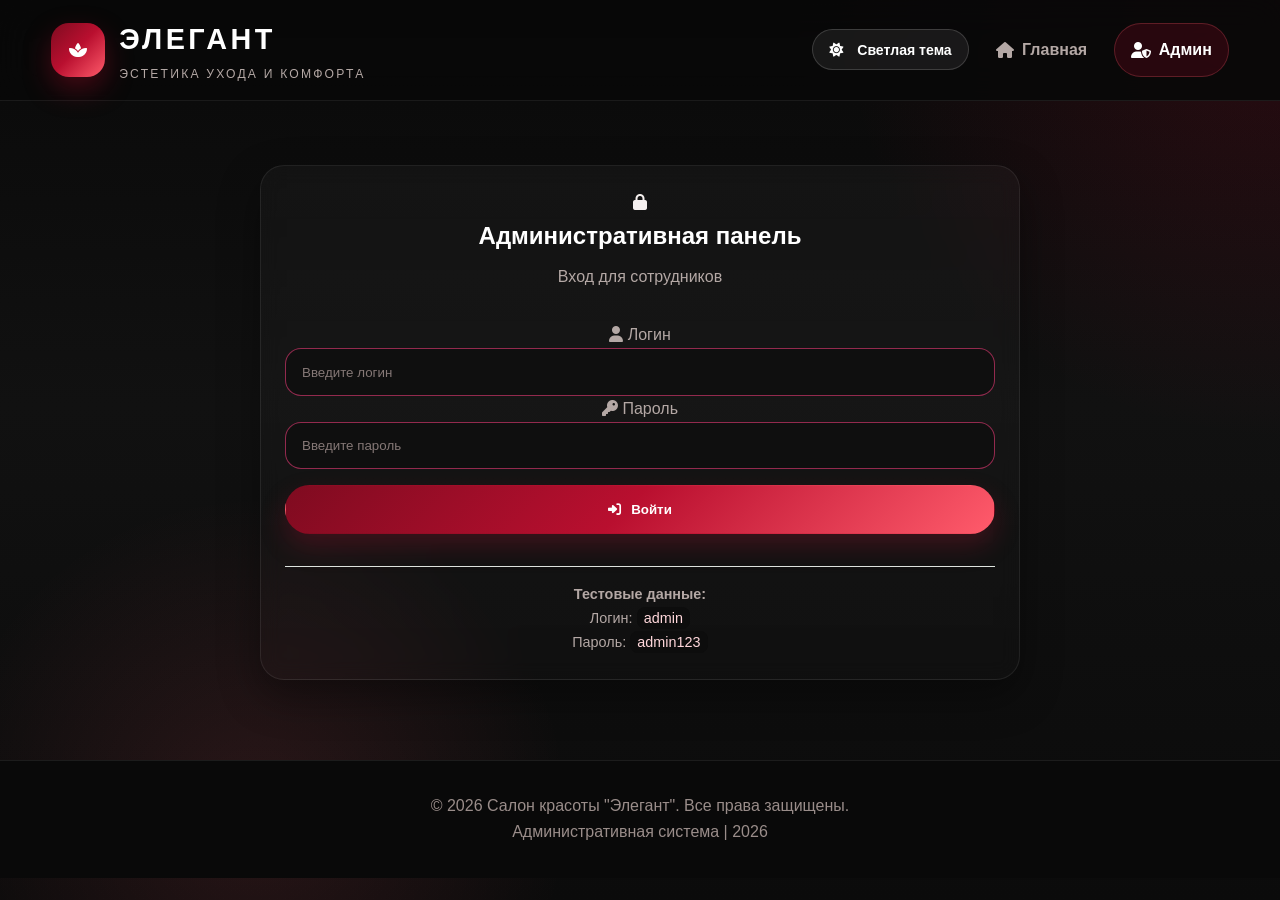
<file: admin-login.html>
<!DOCTYPE html>
<html lang="ru">
<head>
    <meta charset="UTF-8">
    <meta name="viewport" content="width=device-width, initial-scale=1.0">
    <title>Вход для администратора | Салон красоты "Элегант"</title>
    <link rel="stylesheet" href="css/style.css">
    <link rel="stylesheet" href="https://cdnjs.cloudflare.com/ajax/libs/font-awesome/6.4.0/css/all.min.css">
    <link rel="stylesheet" href="css/theme.css">
</head>
<body>
    <header>
        <div class="logo">
            <div class="logo-icon">
                <i class="fas fa-spa"></i>
            </div>
            <div class="logo-text">
                <h1>ЭЛЕГАНТ</h1>
                <p>Эстетика ухода и комфорта</p>
            </div>
        </div>
        
        <nav>
            <ul>
                <li><a href="index.html"><i class="fas fa-home"></i> Главная</a></li>
                <li><a href="admin-login.html" class="active"><i class="fas fa-user-shield"></i> Админ</a></li>
            </ul>
        </nav>
    </header>
    
    <main>
        <div class="login-wrapper">
            <div class="login-box">
                <div class="login-icon">
                    <i class="fas fa-lock"></i>
                </div>
                
                <h2 style="color: #fff; margin-bottom: 0.5rem;">Административная панель</h2>
                <p style="color: var(--text-muted); margin-bottom: 2rem;">Вход для сотрудников</p>
                
                <div id="loginMessage" class="login-message"></div>
                
                <form id="adminLoginForm">
                    <div class="form-group">
                        <label><i class="fas fa-user"></i> Логин</label>
                        <input type="text" id="username" class="form-control" required
                               placeholder="Введите логин">
                    </div>
                    
                    <div class="form-group">
                        <label><i class="fas fa-key"></i> Пароль</label>
                        <input type="password" id="password" class="form-control" required
                               placeholder="Введите пароль">
                    </div>
                    
                    <button type="submit" class="btn" style="width: 100%; padding: 1rem; margin-top: 1rem;">
                        <i class="fas fa-sign-in-alt"></i> Войти
                    </button>
                </form>
                
                <div style="margin-top: 2rem; padding-top: 1rem; border-top: 1px solid #dfe5e0;">
                    <p style="color: var(--text-muted); font-size: 0.9rem;">
                        <strong>Тестовые данные:</strong><br>
                        Логин: <code>admin</code><br>
                        Пароль: <code>admin123</code>
                    </p>
                </div>
            </div>
        </div>
    </main>
    
    <footer>
        <p>&copy; 2026 Салон красоты "Элегант". Все права защищены.</p>
        <p>Административная система | 2026</p>
    </footer>
    
    <script src="js/utils.js"></script>
    <script src="js/api.js"></script>
    <script src="js/admin.js"></script>
    <script>
        // Обработчик формы входа
        document.getElementById('adminLoginForm').addEventListener('submit', async function(e) {
            e.preventDefault();
            
            const username = document.getElementById('username').value;
            const password = document.getElementById('password').value;
            const messageDiv = document.getElementById('loginMessage');
            
            messageDiv.style.display = 'none';
            
            if (!username || !password) {
                messageDiv.textContent = 'Заполните все поля';
                messageDiv.className = 'login-message error';
                messageDiv.style.display = 'block';
                return;
            }
            
            try {
                const response = await salonAPI.adminLogin(username, password);
                
                if (response.success) {
                    messageDiv.textContent = 'Успешный вход! Перенаправление...';
                    messageDiv.className = 'login-message success';
                    messageDiv.style.display = 'block';
                    
                    setTimeout(() => {
                        window.location.href = 'admin-panel.html';
                    }, 1000);
                } else {
                    messageDiv.textContent = response.error || 'Ошибка входа';
                    messageDiv.className = 'login-message error';
                    messageDiv.style.display = 'block';
                }
            } catch (error) {
                messageDiv.textContent = 'Ошибка соединения с сервером';
                messageDiv.className = 'login-message error';
                messageDiv.style.display = 'block';
            }
        });
    </script>
    <script src="js/validation.js"></script>
    <script src="js/theme.js"></script>
</body>
</html>
</file>
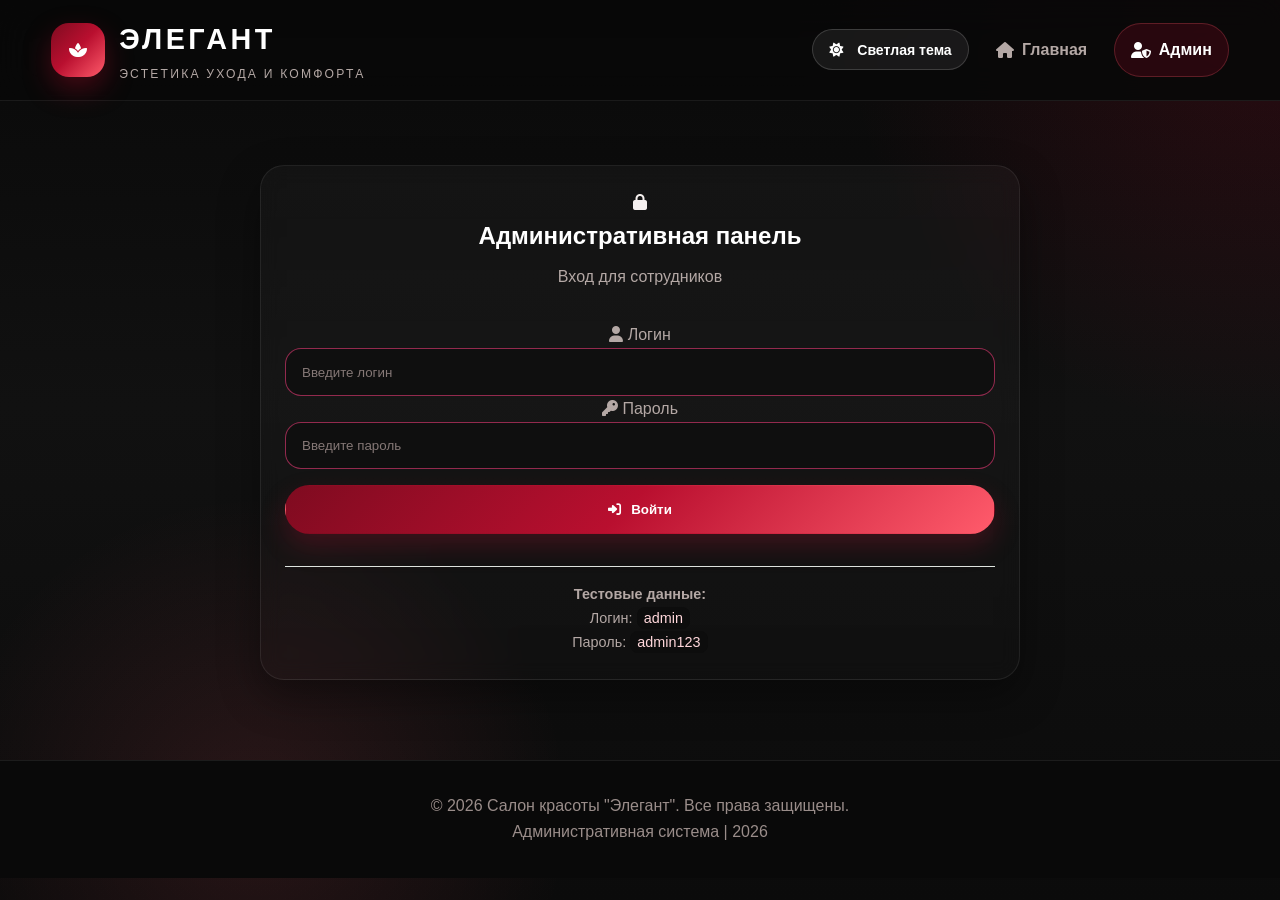
<file: admin-panel.html>
<!DOCTYPE html>
<html lang="ru">
<head>
    <meta charset="UTF-8">
    <meta name="viewport" content="width=device-width, initial-scale=1.0">
    <title>Панель администратора | Салон красоты "Элегант"</title>
    <link rel="stylesheet" href="css/style.css">
    <link rel="stylesheet" href="https://cdnjs.cloudflare.com/ajax/libs/font-awesome/6.4.0/css/all.min.css">
    <style>
       
        .admin-layout {
            display: flex;
            min-height: 80vh;
        }
        
        .admin-sidebar {
            width: 250px;
            background: var(--dark);
            color: white;
            padding: 2rem 1rem;
            flex-shrink: 0;
        }
        
        .admin-content {
            flex: 1;
            padding: 2rem;
            background: #f9f9f9;
            min-height: 600px;
        }
        
        .admin-user {
            display: flex;
            align-items: center;
            gap: 1rem;
            margin-bottom: 2rem;
            padding-bottom: 1rem;
            border-bottom: 1px solid rgba(255, 255, 255, 0.1);
        }
        
        .admin-user-icon {
            width: 50px;
            height: 50px;
            background: var(--gradient);
            border-radius: 50%;
            display: flex;
            align-items: center;
            justify-content: center;
        }
        
        .admin-menu {
            list-style: none;
        }
        
        .admin-menu li {
            margin-bottom: 0.5rem;
        }
        
        .admin-menu a {
            display: block;
            padding: 0.8rem 1rem;
            color: rgba(255, 255, 255, 0.8);
            text-decoration: none;
            border-radius: 8px;
            transition: all 0.3s;
        }
        
        .admin-menu a:hover,
        .admin-menu a.active {
            background: rgba(255, 255, 255, 0.1);
            color: white;
        }
        
        .stats-grid {
            display: grid;
            grid-template-columns: repeat(auto-fit, minmax(200px, 1fr));
            gap: 1.5rem;
            margin: 2rem 0;
        }
        
        .stat-card {
            background: white;
            padding: 1.5rem;
            border-radius: var(--radius);
            box-shadow: var(--shadow);
            text-align: center;
            transition: transform 0.3s;
        }
        
        .stat-card:hover {
            transform: translateY(-5px);
        }
        
        .stat-value {
            font-size: 2.5rem;
            font-weight: bold;
            color: var(--primary);
            margin: 0.5rem 0;
        }
        
        table {
            width: 100%;
            background: white;
            border-radius: var(--radius);
            overflow: hidden;
            box-shadow: var(--shadow);
            border-collapse: collapse;
        }
        
        th, td {
            padding: 1rem;
            text-align: left;
            border-bottom: 1px solid #dfe5e0;
        }
        
        th {
            background: var(--light);
            font-weight: 600;
        }
        
        .status {
            padding: 0.3rem 0.8rem;
            border-radius: 20px;
            font-size: 0.85rem;
            font-weight: 500;
            display: inline-block;
        }
        
        .status-new {
            background: #fff3e0;
            color: #ef6c00;
        }
        
        .status-confirmed {
            background: #e8f5e9;
            color: #2e7d32;
        }
        
        .status-cancelled {
            background: #ffebee;
            color: #c62828;
        }
        
        .admin-section {
            display: none;
        }
        
        .admin-section.active {
            display: block;
            animation: fadeIn 0.5s ease-out;
        }
        
        .table-actions {
            display: flex;
            gap: 5px;
        }
        
        .table-btn {
            padding: 6px 12px;
            border: none;
            border-radius: 4px;
            cursor: pointer;
            font-size: 0.85rem;
            transition: all 0.3s;
            display: inline-flex;
            align-items: center;
            justify-content: center;
            min-width: 32px;
            min-height: 32px;
        }
        
        .table-btn:hover {
            transform: translateY(-2px);
            box-shadow: 0 4px 8px rgba(0,0,0,0.1);
        }
        
        .btn-confirm {
            background: #7a9b8d;
            color: white;
        }
        
        .btn-cancel {
            background: #9a6a6a;
            color: white;
        }
        
        .btn-view {
            background: #7a97a8;
            color: white;
        }
        
        .btn-notify {
            background: #FF9800;
            color: white;
        }
        
        .modal {
            display: none;
            position: fixed;
            top: 0;
            left: 0;
            width: 100%;
            height: 100%;
            background: rgba(0,0,0,0.5);
            z-index: 1000;
            align-items: center;
            justify-content: center;
            padding: 1rem;
        }
        
        .modal.active {
            display: flex;
            animation: fadeIn 0.3s ease-out;
        }
        
        .modal-content {
            background: white;
            border-radius: 12px;
            width: 90%;
            max-width: 500px;
            max-height: 90vh;
            overflow-y: auto;
            box-shadow: 0 10px 30px rgba(0,0,0,0.3);
        }
        
        .modal-header {
            display: flex;
            justify-content: space-between;
            align-items: center;
            padding: 1.5rem;
            border-bottom: 1px solid #dfe5e0;
        }
        
        .close-modal {
            background: none;
            border: none;
            font-size: 1.5rem;
            cursor: pointer;
            color: #667171;
            transition: color 0.3s;
        }
        
        .close-modal:hover {
            color: #000;
        }
        
        .modal-body {
            padding: 1.5rem;
        }
        
        .form-row {
            display: flex;
            gap: 1rem;
            margin-bottom: 1rem;
        }
        
        .form-row .form-group {
            flex: 1;
        }
        
        @keyframes fadeIn {
            from { opacity: 0; transform: translateY(10px); }
            to { opacity: 1; transform: translateY(0); }
        }
        
        @keyframes slideInRight {
            from { transform: translateX(100%); opacity: 0; }
            to { transform: translateX(0); opacity: 1; }
        }
        
        @keyframes slideOut {
            from { transform: translateX(0); opacity: 1; }
            to { transform: translateX(100%); opacity: 0; }
        }
        
        .notification {
            position: fixed;
            top: 20px;
            right: 20px;
            background: #7a9b8d;
            color: white;
            padding: 1rem 1.5rem;
            border-radius: 8px;
            box-shadow: 0 5px 15px rgba(0,0,0,0.2);
            z-index: 10000;
            animation: slideInRight 0.3s ease-out;
        }
        
        .notification.error {
            background: #9a6a6a;
        }
        
        .notification.info {
            background: #7a97a8;
        }
    
        /* FIX V5: читаемость таблиц отчётов и сообщений */
        #messagesTable table, #reportsTable table {
            background: #fff !important;
            color: #141414 !important;
        }
        #messagesTable th, #reportsTable th {
            background: #1a1113 !important;
            color: #fff !important;
        }
        #messagesTable td, #reportsTable td {
            color: #21191b !important;
            background: #fff !important;
        }
        #messagesTable tr:nth-child(even) td, #reportsTable tr:nth-child(even) td {
            background: #faf7f7 !important;
        }

    </style>
    <link rel="stylesheet" href="css/theme.css?v=20260621-compact-photo-1">
</head>
<body>
    <header>
        <div class="logo">
            <div class="logo-icon">
                <i class="fas fa-spa"></i>
            </div>
            <div class="logo-text">
                <h1>ЭЛЕГАНТ</h1>
                <p>Административная панель</p>
            </div>
        </div>
        
        <nav>
            <ul>
                <li><a href="index.html"><i class="fas fa-home"></i> На сайт</a></li>
                <li><a href="#" id="logoutLink" class="btn" style="background: #9a6a6a;">
                    <i class="fas fa-sign-out-alt"></i> Выйти
                </a></li>
            </ul>
        </nav>
    </header>

    <main class="admin-layout">
        <!-- Боковая панель -->
        <aside class="admin-sidebar">
            <div class="admin-user">
                <div class="admin-user-icon">
                    <i class="fas fa-user-shield"></i>
                </div>
                <div>
                    <h3 style="margin: 0;" id="adminName">Администратор</h3>
                    <p style="font-size: 0.9rem; opacity: 0.8; margin: 0;">Салон "Элегант"</p>
                </div>
            </div>
            
            <ul class="admin-menu">
                <li><a href="#" class="active nav-link" data-section="dashboard">
                    <i class="fas fa-tachometer-alt"></i> Дашборд
                </a></li>
                <li><a href="#" class="nav-link" data-section="bookings">
                    <i class="fas fa-calendar"></i> Записи
                </a></li>
                <li><a href="#" class="nav-link" data-section="services">
                    <i class="fas fa-scissors"></i> Услуги
                </a></li>
                <li><a href="#" class="nav-link" data-section="schedule">
                    <i class="fas fa-clock"></i> Расписание
                </a></li>
                <li><a href="#" class="nav-link" data-section="masters">
                    <i class="fas fa-users"></i> Мастера
                </a></li>
                
                <li><a href="#" class="nav-link" data-section="messages">
                    <i class="fas fa-envelope"></i> Сообщения
                </a></li>
                <li><a href="#" class="nav-link" data-section="reports">
                    <i class="fas fa-chart-line"></i> Финансовые отчёты
                </a></li>
                <li><a href="#" class="nav-link" data-section="settings">
                    <i class="fas fa-cog"></i> Настройки
                </a></li>
            </ul>
        </aside>
        
        <!-- Основной контент -->
        <div class="admin-content">
            <!-- Дашборд -->
            <div id="dashboard" class="admin-section active">
                <h2 style="color: #1a1a1a; margin-bottom: 2rem;">
                    <i class="fas fa-tachometer-alt"></i> Обзор системы
                </h2>
                
                <div class="stats-grid">
                    <div class="stat-card">
                        <i class="fas fa-calendar-plus" style="font-size: 2rem; color: var(--primary);"></i>
                        <div class="stat-value" id="statNewBookings">0</div>
                        <p>Новые заявки</p>
                    </div>
                    
                    <div class="stat-card">
                        <i class="fas fa-scissors" style="font-size: 2rem; color: var(--primary);"></i>
                        <div class="stat-value" id="statTotalServices">0</div>
                        <p>Услуг</p>
                    </div>
                    
                    <div class="stat-card">
                        <i class="fas fa-users" style="font-size: 2rem; color: var(--primary);"></i>
                        <div class="stat-value" id="statActiveMasters">0</div>
                        <p>Активных мастеров</p>
                    </div>
                    
                    <div class="stat-card">
                        <i class="fas fa-calendar-day" style="font-size: 2rem; color: var(--primary);"></i>
                        <div class="stat-value" id="statTodayBookings">0</div>
                        <p>Записей сегодня</p>
                    </div>
                </div>
                
                <!-- Кнопки обновления -->
                <div style="text-align: center; margin-top: 2rem;">
                    <button id="refreshAllBtn" class="btn">
                        <i class="fas fa-sync-alt"></i> Обновить все данные
                    </button>
                </div>
            </div>
            
            <!-- Записи -->
            <div id="bookings" class="admin-section">
                <div style="display: flex; justify-content: space-between; align-items: center; margin-bottom: 2rem;">
                    <h2 style="color: #1a1a1a; margin: 0;">
                        <i class="fas fa-calendar"></i> Управление записями
                    </h2>
                    <div style="display: flex; gap: 1rem;">
                        <button id="exportBookingsBtn" class="btn">
                            <i class="fas fa-download"></i> Экспорт
                        </button>
                        <button id="refreshBookingsBtn" class="btn">
                            <i class="fas fa-sync-alt"></i> Обновить
                        </button>
                    </div>
                </div>
                
                <!-- Фильтры -->
                <div style="display: flex; gap: 1rem; margin-bottom: 1.5rem; flex-wrap: wrap;">
                    <button class="btn booking-filter-btn" data-status="all" style="background: var(--primary);">
                        Все записи
                    </button>
                    <button class="btn booking-filter-btn" data-status="new" style="background: #a77c56;">
                        Новые
                    </button>
                    <button class="btn booking-filter-btn" data-status="confirmed" style="background: #7a9b8d;">
                        Подтвержденные
                    </button>
                    <button class="btn booking-filter-btn" data-status="cancelled" style="background: #9a6a6a;">
                        Отмененные
                    </button>
                </div>
                
                <div id="bookingsTable">
                    <!-- Таблица загружается через JS -->
                </div>
            </div>
            
            <!-- Услуги -->
            <div id="services" class="admin-section">
                <div style="display: flex; justify-content: space-between; align-items: center; margin-bottom: 2rem;">
                    <h2 style="color: #1a1a1a; margin: 0;">
                        <i class="fas fa-scissors"></i> Управление услугами
                    </h2>
                    <div style="display: flex; gap: 1rem;">
                        <button id="addServiceBtn" class="btn">
                            <i class="fas fa-plus"></i> Добавить услугу
                        </button>
                        <button id="refreshServicesBtn" class="btn">
                            <i class="fas fa-sync-alt"></i> Обновить
                        </button>
                    </div>
                </div>
                
                <div id="servicesTable">
                    <!-- Таблица услуг загружается через JS -->
                </div>
            </div>
            
            <div id="schedule" class="admin-section">
                <div style="display:flex;justify-content:space-between;align-items:center;margin-bottom:1.5rem;gap:1rem;flex-wrap:wrap;">
                    <h2 style="color:#1a1a1a;margin:0;"><i class="fas fa-clock"></i> Расписание всех мастеров</h2>
                    <button id="refreshScheduleBtn" class="btn"><i class="fas fa-sync-alt"></i> Обновить</button>
                </div>
                <div class="schedule-toolbar">
                    <div class="form-group" style="margin:0;"><label>Дата</label><input type="date" id="scheduleDate" class="form-control"></div>
                    <div><span class="schedule-slot free">Свободные окна</span></div>
                </div>
                <div id="masterSchedule"></div>
            </div>

            <!-- Мастера -->
            <div id="masters" class="admin-section">
                <div style="display: flex; justify-content: space-between; align-items: center; margin-bottom: 2rem;">
                    <h2 style="color: #1a1a1a; margin: 0;">
                        <i class="fas fa-users"></i> Управление мастерами
                    </h2>
                    <div style="display: flex; gap: 1rem;">
                        <button id="addMasterBtn" class="btn">
                            <i class="fas fa-user-plus"></i> Добавить мастера
                        </button>
                        <button id="refreshMastersBtn" class="btn">
                            <i class="fas fa-sync-alt"></i> Обновить
                        </button>
                    </div>
                </div>
                
                <div id="mastersTable">
                    <!-- Таблица мастеров загружается через JS -->
                </div>
            </div>
            

            <!-- Сообщения -->
            <div id="messages" class="admin-section">
                <div style="display: flex; justify-content: space-between; align-items: center; margin-bottom: 2rem;">
                    <h2 style="color: #1a1a1a; margin: 0;"><i class="fas fa-envelope"></i> Диалоги с клиентами</h2>
                    <button id="refreshMessagesBtn" class="btn"><i class="fas fa-sync-alt"></i> Обновить</button>
                </div>
                <div id="messagesTable"></div>
            </div>

            <!-- Финансовые отчёты -->
            <div id="reports" class="admin-section">
                <div style="display: flex; justify-content: space-between; align-items: center; margin-bottom: 2rem;">
                    <h2 style="color: #1a1a1a; margin: 0;"><i class="fas fa-chart-line"></i> Финансовые отчёты</h2>
                    <button id="refreshReportsBtn" class="btn"><i class="fas fa-sync-alt"></i> Обновить</button>
                </div>
                <div class="stats-grid" id="reportCards"></div>
                <div id="reportsTable" style="margin-top:1.5rem;"></div>
            </div>

            <!-- Настройки -->

            <div id="settings" class="admin-section">
                <div style="display: flex; justify-content: space-between; align-items: center; margin-bottom: 2rem;">
                    <h2 style="color: #1a1a1a; margin: 0;">
                        <i class="fas fa-cog"></i> Настройки салона
                    </h2>
                    <button id="refreshSettingsBtn" class="btn">
                        <i class="fas fa-sync-alt"></i> Обновить
                    </button>
                </div>
                
                <div class="form-container" style="max-width: 600px;">
                    <form id="adminSettingsForm">
                        <div class="form-group">
                            <label>Название салона</label>
                            <input type="text" id="salonName" class="form-control" required>
                        </div>
                        
                        <div class="form-group">
                            <label>Телефон</label>
                            <input type="tel" id="salonPhone" class="form-control" required>
                        </div>
                        
                        <div class="form-group">
                            <label>Адрес</label>
                            <input type="text" id="salonAddress" class="form-control" required>
                        </div>
                        
                        <div class="form-group">
                            <label>График работы</label>
                            <textarea id="workingHours" class="form-control" rows="3" required></textarea>
                        </div>
                        
                        <div style="display: flex; gap: 1rem; margin-top: 2rem;">
                            <button type="submit" class="btn">
                                <i class="fas fa-save"></i> Сохранить
                            </button>
                        </div>
                    </form>
                </div>
            </div>
        </div>
    </main>

    <!-- Модальные окна -->
    <div id="serviceModal" class="modal">
        <div class="modal-content">
            <div class="modal-header">
                <h3 id="serviceModalTitle"><i class="fas fa-plus"></i> Добавить новую услугу</h3>
                <button class="close-modal">&times;</button>
            </div>
            <div class="modal-body">
                <form id="serviceForm">
                    <input type="hidden" id="serviceId">
                    <div class="form-group">
                        <label>Название услуги *</label>
                        <input type="text" id="serviceName" class="form-control" required>
                    </div>
                    <div class="form-group">
                        <label>Категория *</label>
                        <input type="text" id="serviceCategory" class="form-control" required>
                    </div>
                    <div style="display: grid; grid-template-columns: 1fr 1fr; gap: 1rem;">
                        <div class="form-group">
                            <label>Цена (₽) *</label>
                            <input type="number" id="servicePrice" class="form-control" required min="0" step="100">
                        </div>
                        <div class="form-group">
                            <label>Длительность (мин)</label>
                            <input type="number" id="serviceDuration" class="form-control" value="60" min="15" step="15">
                        </div>
                    </div>
                    <div class="form-group">
                        <label>Описание</label>
                        <textarea id="serviceDescription" class="form-control" rows="3"></textarea>
                    </div>
                    <div style="display: flex; gap: 1rem; margin-top: 1.5rem;">
                        <button type="submit" class="btn" style="flex: 1;">
                            <i class="fas fa-save"></i> Сохранить
                        </button>
                        <button type="button" class="btn close-modal-btn" style="background: #667171; flex: 1;">
                            Отмена
                        </button>
                    </div>
                </form>
            </div>
        </div>
    </div>

    <div id="masterModal" class="modal">
        <div class="modal-content">
            <div class="modal-header">
                <h3 id="masterModalTitle"><i class="fas fa-user-plus"></i> Добавить нового мастера</h3>
                <button class="close-modal">&times;</button>
            </div>
            <div class="modal-body">
                <form id="masterForm">
                    <input type="hidden" id="masterId">
                    <div class="form-group">
                        <label>Имя мастера *</label>
                        <input type="text" id="masterName" class="form-control" required>
                    </div>
                    <div class="form-group">
                        <label>Специализация *</label>
                        <input type="text" id="masterSpecialization" class="form-control" required>
                    </div>
                    <div class="form-row">
                        <div class="form-group">
                            <label>Опыт (лет) *</label>
                            <input type="number" id="masterExperience" class="form-control" required min="0" max="50">
                        </div>
                        <div class="form-group">
                            <label>Фото (имя файла)</label>
                            <input type="text" id="masterPhoto" class="form-control" placeholder="master1.jpg">
                        </div>
                    </div>
                    <div class="form-group">
                        <label>О мастере</label>
                        <textarea id="masterBio" class="form-control" rows="3"></textarea>
                    </div>
                    <div class="form-group" style="margin-top: .75rem;">
                        <label style="display:flex; align-items:center; gap:.6rem;">
                            <input type="checkbox" id="masterIsActive" checked>
                            Мастер активен (показывать на сайте)
                        </label>
                        <small style="color:#667171;">Если выключить — мастер пропадёт на сайте и в калькуляторе, но в админке останется.</small>
                    </div>
                    <div style="display: flex; gap: 1rem; margin-top: 1.5rem;">
                        <button type="submit" class="btn" style="flex: 1;">
                            <i class="fas fa-save"></i> Сохранить
                        </button>
                        <button type="button" class="btn close-modal-btn" style="background: #667171; flex: 1;">
                            Отмена
                        </button>
                    </div>
                </form>
            </div>
        </div>
    </div>

    <footer>
        <p>&copy; 2026 Салон красоты "Элегант". </p>
        <p>Только для авторизованного персонала</p>
    </footer>

    <!-- Подключаем скрипты -->
    <script src="js/utils.js"></script>
    <script src="js/api.js?v=20260621-5"></script>
    <script src="js/admin.js?v=20260621-6"></script>
    <script src="js/admin-schedule.js?v=20260621-7"></script>
    <script>
    // Инициализация после загрузки страницы
    document.addEventListener('DOMContentLoaded', async () => {
        // Проверяем авторизацию
        if (!await salonAPI.checkAdminAuth()) {
            window.location.href = 'admin-login.html';
            return;
        }
        
        // Инициализируем админ-панель
        window.adminPanel = new AdminPanel();
    });
    </script>
    <script src="js/validation.js"></script>
    <script src="js/theme.js"></script>
</body>
</html>
</file>
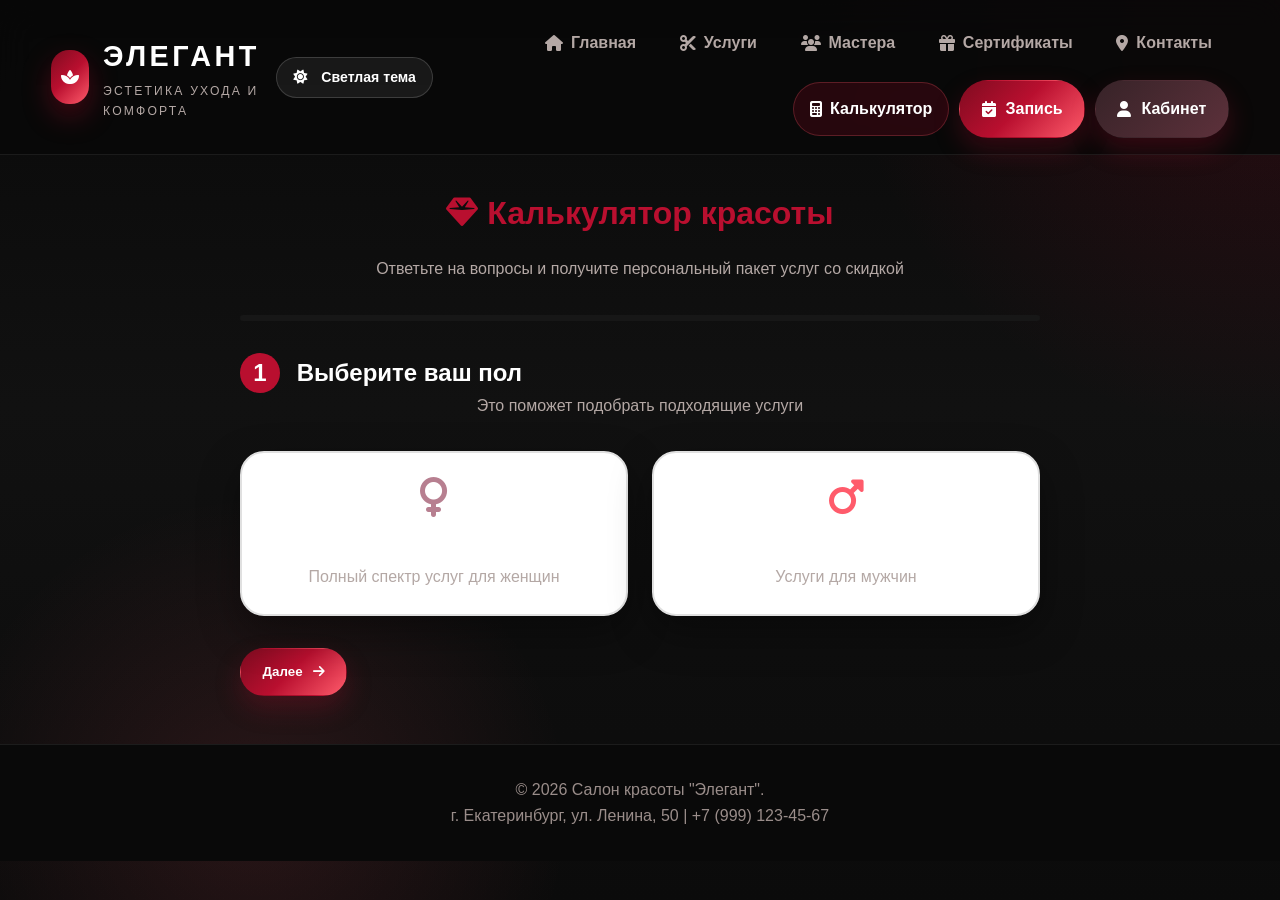
<file: beauty-calculator.html>
<!DOCTYPE html>
<html lang="ru">
<head>
    <meta charset="UTF-8">
    <meta name="viewport" content="width=device-width, initial-scale=1.0">
    <title>Калькулятор красоты | Салон красоты "Элегант"</title>
    <link rel="stylesheet" href="css/style.css">
    <link rel="stylesheet" href="https://cdnjs.cloudflare.com/ajax/libs/font-awesome/6.4.0/css/all.min.css">
    <style>
        .calculator-steps {
            max-width: 800px;
            margin: 0 auto;
        }
        
        .calculator-step {
            display: none;
            animation: fadeIn 0.5s ease-out;
        }
        
        .calculator-step.active {
            display: block;
        }
        
        .step-number {
            display: inline-block;
            width: 40px;
            height: 40px;
            background: var(--primary);
            color: white;
            border-radius: 50%;
            text-align: center;
            line-height: 40px;
            font-weight: bold;
            margin-right: 10px;
        }
        
        .options-grid {
            display: grid;
            grid-template-columns: repeat(auto-fit, minmax(250px, 1fr));
            gap: 1.5rem;
            margin: 2rem 0;
        }
        
        .option-card {
            background: white;
            border: 2px solid #e0e0e0;
            border-radius: var(--radius);
            padding: 1.5rem;
            cursor: pointer;
            transition: all 0.3s;
            text-align: center;
        }
        
        .option-card:hover {
            border-color: var(--primary);
            transform: translateY(-5px);
            box-shadow: 0 10px 20px rgba(111,135,132,.10);
        }
        
        .option-card.selected {
            border-color: var(--primary);
            background: linear-gradient(135deg, rgba(142,174,176,.10), rgba(214,195,198,.14));
            box-shadow: 0 10px 20px rgba(185,15,47,.18);
        }
        
        .option-card i {
            font-size: 2.5rem;
            margin-bottom: 1rem;
        }
        
        .result-card {
            background: linear-gradient(135deg, var(--primary), var(--secondary));
            color: white;
            padding: 3rem;
            border-radius: var(--radius);
            text-align: center;
        }
        
        .package-item {
            display: flex;
            justify-content: space-between;
            padding: 1rem 0;
            border-bottom: 1px solid rgba(255, 255, 255, 0.1);
        }
        
        .total-price {
            font-size: 2.5rem;
            font-weight: bold;
            margin: 1rem 0;
            color: var(--accent);
        }
        
        .progress-bar {
            height: 6px;
            background: #171717; color:#fff;
            border-radius: 3px;
            margin: 2rem 0;
            overflow: hidden;
        }
        
        .progress-fill {
            height: 100%;
            background: linear-gradient(90deg, var(--secondary), var(--primary));
            width: 0%;
            transition: width 0.5s ease;
        }
        
        .savings-badge {
            display: inline-block;
            background: var(--accent);
            color: var(--dark);
            padding: 0.5rem 1rem;
            border-radius: 20px;
            font-weight: bold;
            margin-top: 0.5rem;
        }
        
        @keyframes fadeIn {
            from { opacity: 0; transform: translateY(10px); }
            to { opacity: 1; transform: translateY(0); }
        }
        
        .btn-large {
            padding: 1rem 2rem;
            font-size: 1.1rem;
            margin-top: 1.5rem;
        }
    </style>
    <link rel="stylesheet" href="css/theme.css">
</head>
<body>
    <header>
        <div class="logo">
            <div class="logo-icon">
                <i class="fas fa-spa"></i>
            </div>
            <div class="logo-text">
                <h1 class="js-salon-name">ЭЛЕГАНТ</h1>
                <p>Эстетика ухода и комфорта</p>
            </div>
        </div>
        
        <nav>
            <ul>
                <li><a href="index.html"><i class="fas fa-home"></i> Главная</a></li>
                <li><a href="services.html"><i class="fas fa-scissors"></i> Услуги</a></li>
                <li><a href="masters.html"><i class="fas fa-users"></i> Мастера</a></li>
                <li><a href="certificates.html"><i class="fas fa-gift"></i> Сертификаты</a></li>
                <li><a href="contacts.html"><i class="fas fa-map-marker-alt"></i> Контакты</a></li>
                <li><a href="beauty-calculator.html" class="active"><i class="fas fa-calculator"></i> Калькулятор</a></li>
                <li><a href="book.html" class="btn"><i class="fas fa-calendar-check"></i> Запись</a></li>
                <li><a href="client-login.html" class="btn btn-client"><i class="fas fa-user"></i> Кабинет</a></li>
            </ul>
        </nav>
    </header>

    <main>
        <div class="calculator-steps">
            <h1 style="text-align: center; color: var(--primary); margin-bottom: 1rem;">
                <i class="fas fa-gem"></i> Калькулятор красоты
            </h1>
            <p style="text-align: center; color: var(--gray); margin-bottom: 2rem;">
                Ответьте на вопросы и получите персональный пакет услуг со скидкой
            </p>
            
            <div class="progress-bar">
                <div class="progress-fill" id="progressFill"></div>
            </div>
            
            <!-- Шаг 1: Выбор пола -->
            <div class="calculator-step active" id="step1">
                <h2><span class="step-number">1</span> Выберите ваш пол</h2>
                <p style="text-align: center; color: var(--gray); margin-bottom: 2rem;">
                    Это поможет подобрать подходящие услуги
                </p>
                
                <div class="options-grid">
                    <div class="option-card gender-option" data-value="female">
                        <div class="gender-icon" style="color: #b77f90;">
                            <i class="fas fa-venus"></i>
                        </div>
                        <h3>Женщина</h3>
                        <p>Полный спектр услуг для женщин</p>
                    </div>
                    
                    <div class="option-card gender-option" data-value="male">
                        <div class="gender-icon" style="color: var(--secondary);">
                            <i class="fas fa-mars"></i>
                        </div>
                        <h3>Мужчина</h3>
                        <p>Услуги для мужчин</p>
                    </div>
                </div>
            </div>
            
            <!-- Шаг 2: Цель визита -->
            <div class="calculator-step" id="step2">
                <h2><span class="step-number">2</span> Какая цель визита?</h2>
                
                <div class="options-grid" id="goalOptions">
                   
                </div>
            </div>
            
            <!-- Шаг 3: Бюджет -->
            <div class="calculator-step" id="step3">
                <h2><span class="step-number">3</span> Какой бюджет?</h2>
                
                <div class="options-grid">
                    <div class="option-card" data-value="3000">
                        <h3>Базовый</h3>
                        <p>до 3 000 ₽</p>
                        <p><small>1-2 базовые услуги</small></p>
                    </div>
                    
                    <div class="option-card" data-value="6000">
                        <h3>Стандарт</h3>
                        <p>3 000 - 6 000 ₽</p>
                        <p><small>Несколько процедур</small></p>
                    </div>
                    
                    <div class="option-card" data-value="10000">
                        <h3>Премиум</h3>
                        <p>6 000 - 10 000 ₽</p>
                        <p><small>Полный комплекс</small></p>
                    </div>
                    
                    <div class="option-card" data-value="15000">
                        <h3>Люкс</h3>
                        <p>от 10 000 ₽</p>
                        <p><small>Все включено</small></p>
                    </div>
                </div>
            </div>
            
            <!-- Результат -->
            <div class="calculator-step" id="step4">
                <div class="result-card">
                    <h2><i class="fas fa-gift"></i> Ваш персональный пакет</h2>
                    
                    <div style="background: rgba(255, 255, 255, 0.2); padding: 1rem; border-radius: var(--radius); margin: 1.5rem 0;">
                        <h3 id="packageTitle" style="margin: 0 0 0.5rem 0;">Пакет "Премиум"</h3>
                        <p id="packageDescription" style="margin: 0; opacity: 0.9;">Идеально подобранный набор услуг</p>
                    </div>
                    
                    <div class="package-details" style="background: rgba(255, 255, 255, 0.1); border-radius: 8px; padding: 1.5rem; margin: 1.5rem 0; text-align: left;">
                        <div id="packageList" style="margin-bottom: 1.5rem;">
                        </div>
                        
                        <div style="border-top: 2px dashed rgba(255, 255, 255, 0.3); padding-top: 1rem;">
                            <div class="package-item" style="border-bottom: none;">
                                <span>Итого:</span>
                                <span id="originalTotalPrice" style="text-decoration: line-through; color: rgba(255,255,255,0.7);">0 ₽</span>
                            </div>
                            <div class="package-item" style="border-bottom: none; color: var(--accent);">
                                <span>Скидка <span id="discountPercent">0</span>%:</span>
                                <span>-<span id="discountAmount">0</span> ₽</span>
                            </div>
                        </div>
                    </div>
                    
                    <div class="total-price" id="finalPrice">
                        0 ₽
                    </div>
                    
                    <div id="savingsInfo" style="margin: 1rem 0;">
                    </div>
                    
                    <button id="bookPackageBtn" class="btn btn-large" style="background: var(--accent); color: var(--dark);">
                        <i class="fas fa-calendar-check"></i> Записаться со скидкой
                    </button>
                    
                    <p style="margin-top: 1rem; font-size: 0.9rem; opacity: 0.9;">
                        <i class="fas fa-info-circle"></i> Скидка применяется ко всем услугам в пакете
                    </p>
                </div>
            </div>
            
            <div style="display: flex; justify-content: space-between; margin-top: 2rem;">
                <button id="prevBtn" class="btn" style="background: var(--gray); display: none;">
                    <i class="fas fa-arrow-left"></i> Назад
                </button>
                
                <button id="nextBtn" class="btn">
                    Далее <i class="fas fa-arrow-right"></i>
                </button>
            </div>
        </div>
    </main>

    <footer>
        <p>&copy; 2026 Салон красоты "<span class="js-salon-name">Элегант</span>".</p>
        <p>г. Екатеринбург, ул. Ленина, 50 | +7 (999) 123-45-67</p>
    </footer>

    <script src="js/utils.js"></script>
    <script src="js/api.js"></script>
    <script src="js/calculator.js"></script>
    <script src="js/validation.js"></script>
    <script src="js/theme.js"></script>
    <script src="js/transfer-alert.js?v=20260621-1"></script>
</body>
</html>
</file>
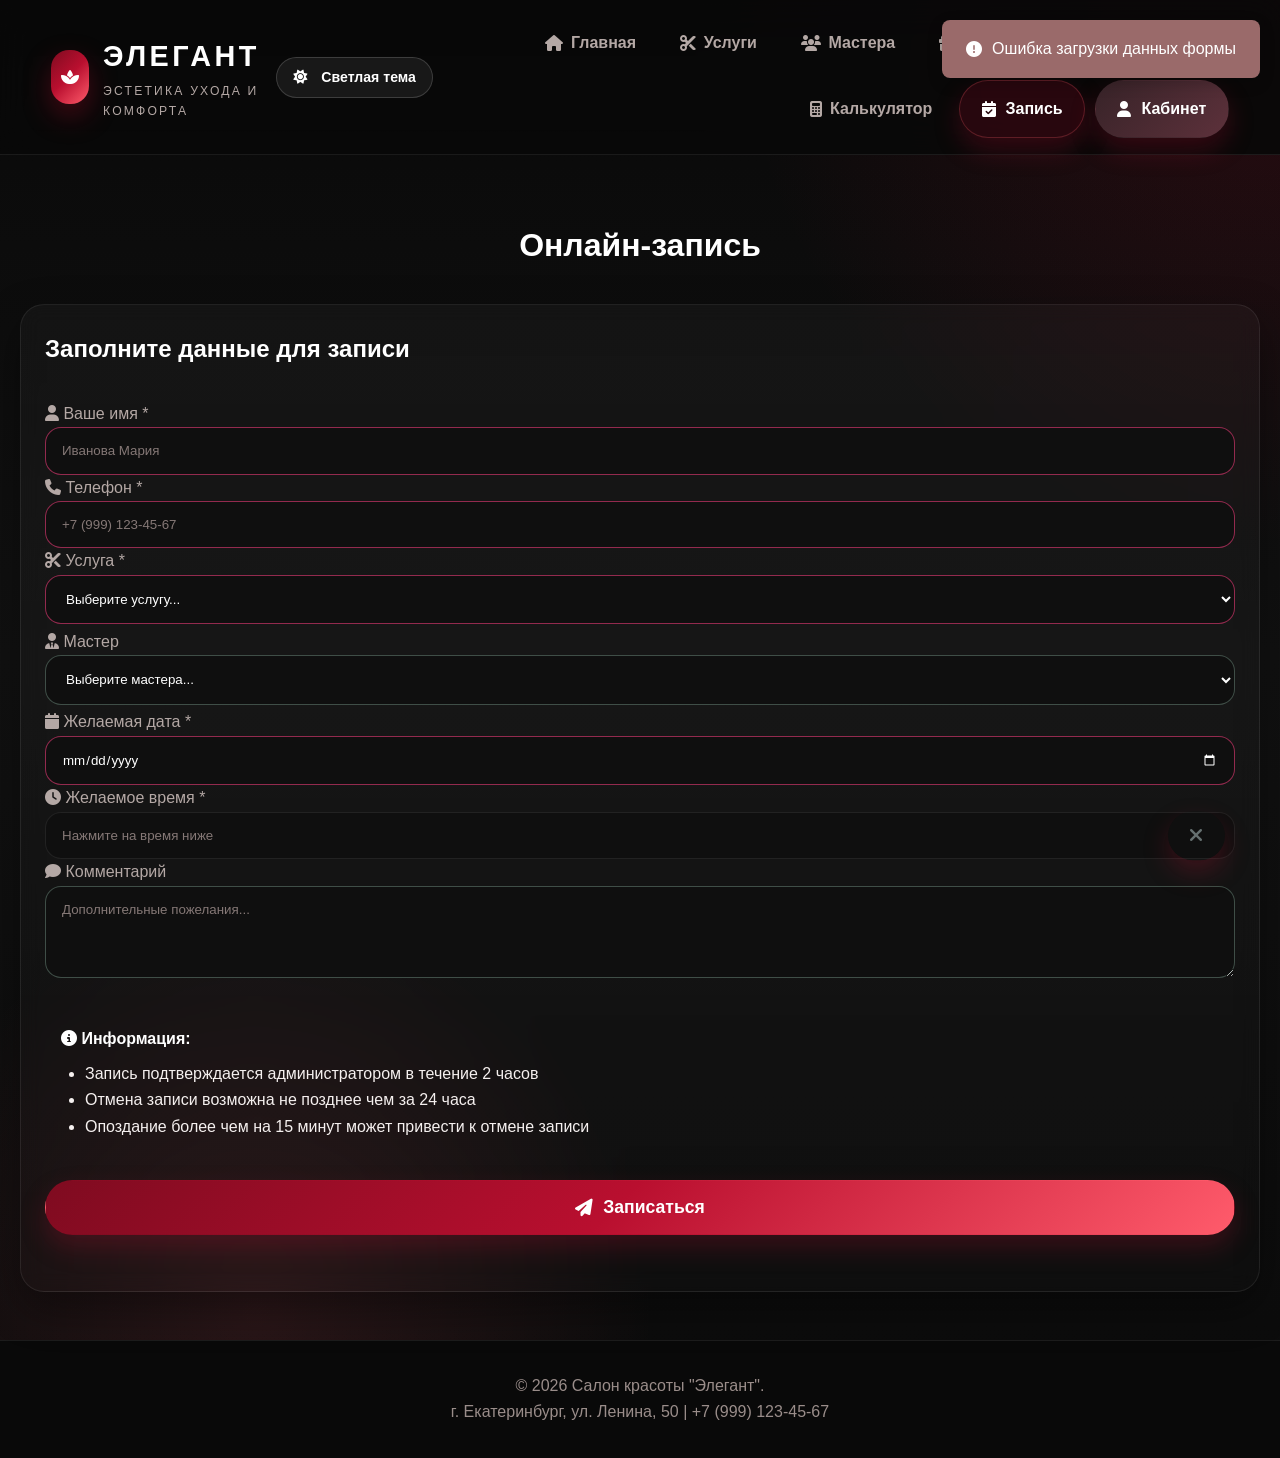
<file: book.html>
<!DOCTYPE html>
<html lang="ru">
<head>
    <meta charset="UTF-8">
    <meta name="viewport" content="width=device-width, initial-scale=1.0">
    <title>Онлайн-запись | Салон красоты "Элегант"</title>
    <link rel="stylesheet" href="css/style.css">
    <link rel="stylesheet" href="https://cdnjs.cloudflare.com/ajax/libs/font-awesome/6.4.0/css/all.min.css">
    <style>
        .time-slots {
            margin: 1rem 0;
        }
        
        .time-slot {
            display: inline-block;
            padding: 10px 15px;
            margin: 5px;
            background: #0f0f0f; color:#fff;
            border: 2px solid #ddd;
            border-radius: 8px;
            cursor: pointer;
            transition: all 0.3s;
            font-weight: 500;
            min-width: 80px;
            text-align: center;
        }
        
        .time-slot:hover {
            background: #171717; color:#fff;
            border-color: #ccc;
        }
        
        .time-slot.selected {
            background: var(--primary);
            color: white;
            border-color: var(--primary);
            transform: scale(1.05);
        }
        
        .time-slot.disabled {
            background: #f5f5f5;
            color: #999;
            cursor: not-allowed;
            border-color: #dfe5e0;
        }
        
        .time-slots-container {
            background: white;
            border-radius: 12px;
            padding: 1rem;
            margin: 1rem 0;
            border: 1px solid #e0e0e0;
            max-height: 300px;
            overflow-y: auto;
        }
        
        .time-slots-grid {
            display: grid;
            grid-template-columns: repeat(auto-fill, minmax(90px, 1fr));
            gap: 10px;
        }
        
        .loading {
            text-align: center;
            padding: 2rem;
            color: #667171;
        }
        
        .no-slots {
            text-align: center;
            padding: 2rem;
            color: #ff4081;
            background: #fff5f7;
            border-radius: 8px;
        }
        
        .time-input-container {
            position: relative;
        }
        
        .time-input-container input {
            padding-right: 40px;
        }
        
        .clear-time {
            position: absolute;
            right: 10px;
            top: 50%;
            transform: translateY(-50%);
            background: none;
            border: none;
            color: #667171;
            cursor: pointer;
            font-size: 1.2rem;
        }
        
        .form-error {
            background: #ffebee;
            color: #c62828;
            padding: 1rem;
            border-radius: 8px;
            margin: 1rem 0;
            display: none;
        }
        
        .form-success {
            background: #e8f5e9;
            color: #2e7d32;
            padding: 2rem;
            border-radius: 8px;
            margin: 1rem 0;
            text-align: center;
        }
        
        .price-display {
            font-size: 1.2rem;
            font-weight: bold;
            color: var(--primary);
            margin-top: 0.5rem;
        }
        
        .hint-text {
            font-size: 0.85rem;
            color: var(--gray);
            margin-top: 0.3rem;
            display: block;
        }
        
        @keyframes fadeIn {
            from { opacity: 0; transform: translateY(10px); }
            to { opacity: 1; transform: translateY(0); }
        }
        
        .btn-loading {
            position: relative;
            color: transparent !important;
        }
        
        .btn-loading::after {
            content: '';
            position: absolute;
            left: 50%;
            top: 50%;
            width: 20px;
            height: 20px;
            margin: -10px 0 0 -10px;
            border: 2px solid rgba(255,255,255,0.3);
            border-top: 2px solid white;
            border-radius: 50%;
            animation: spin 1s linear infinite;
        }
        
        @keyframes spin {
            0% { transform: rotate(0deg); }
            100% { transform: rotate(360deg); }
        }
    </style>
    <link rel="stylesheet" href="css/theme.css">
</head>
<body>
    <header>
        <div class="logo">
            <div class="logo-icon">
                <i class="fas fa-spa"></i>
            </div>
            <div class="logo-text">
                <h1 class="js-salon-name">ЭЛЕГАНТ</h1>
                <p>Эстетика ухода и комфорта</p>
            </div>
        </div>
        
        <nav>
            <ul>
                <li><a href="index.html"><i class="fas fa-home"></i> Главная</a></li>
                <li><a href="services.html"><i class="fas fa-scissors"></i> Услуги</a></li>
                <li><a href="masters.html"><i class="fas fa-users"></i> Мастера</a></li>
                <li><a href="certificates.html"><i class="fas fa-gift"></i> Сертификаты</a></li>
                <li><a href="contacts.html"><i class="fas fa-map-marker-alt"></i> Контакты</a></li>
                <li><a href="beauty-calculator.html"><i class="fas fa-calculator"></i> Калькулятор</a></li>
                <li><a href="book.html" class="active btn"><i class="fas fa-calendar-check"></i> Запись</a></li>
                <li><a href="client-login.html" class="btn btn-client"><i class="fas fa-user"></i> Кабинет</a></li>
            </ul>
        </nav>
    </header>

    <main>
        <h1 style="text-align: center; margin: 2rem 0; color: var(--primary);">Онлайн-запись</h1>
        
        <div class="form-container">
            <form id="booking-form">
                <h2 style="color: #fff; margin-bottom: 2rem;">Заполните данные для записи</h2>

                <!-- Пакет/скидка из калькулятора -->
                <div id="packageBanner" style="display:none; margin-bottom: 1.5rem;">
                    <!-- Заполняется через JS -->
                </div>
                
                <div class="form-group">
                    <label><i class="fas fa-user"></i> Ваше имя *</label>
                    <input type="text" id="client-name" class="form-control" required 
                           placeholder="Иванова Мария">
                </div>
                
                <div class="form-group">
                    <label><i class="fas fa-phone"></i> Телефон *</label>
                    <input type="tel" id="phone" class="form-control" required 
                           placeholder="+7 (999) 123-45-67">
                </div>
                
                <div class="form-group">
                    <label><i class="fas fa-scissors"></i> Услуга *</label>
                    <select id="service" class="form-control" required>
                        <option value="">Выберите услугу...</option>
                    </select>
                    <span id="serviceHint" class="hint-text"></span>
                    <div id="priceDisplay" class="price-display" style="display: none;"></div>
                </div>
                
                <div class="form-group">
                    <label><i class="fas fa-user-tie"></i> Мастер</label>
                    <select id="master" class="form-control">
                        <option value="">Выберите мастера...</option>
                        <option value="any">Любой свободный мастер</option>
                    </select>
                    <span id="masterHint" class="hint-text"></span>
                </div>

                <div class="form-group">
                    <label><i class="fas fa-calendar"></i> Желаемая дата *</label>
                    <input type="date" id="date" class="form-control" required>
                </div>

                <div class="form-group">
                    <label><i class="fas fa-clock"></i> Желаемое время *</label>
                    <div class="time-input-container">
                        <input type="text" id="time" class="form-control" required readonly 
                               placeholder="Нажмите на время ниже">
                        <button type="button" class="clear-time" onclick="clearSelectedTime()">
                            <i class="fas fa-times"></i>
                        </button>
                    </div>
                    
                    <div class="time-slots-container" id="timeSlotsContainer" style="display: none;">
                        <div class="time-slots-grid" id="timeSlotsGrid">
                        </div>
                        <div id="timeSlotsInfo" style="margin-top: 1rem; text-align: center; color: #667171; font-size: 0.9rem;">
                            Выберите удобное время
                        </div>
                    </div>
                </div>

                <div id="validationErrors" class="form-error" style="display: none;"></div>
                
                <div class="form-group">
                    <label><i class="fas fa-comment"></i> Комментарий</label>
                    <textarea id="comment" class="form-control" rows="4" 
                              placeholder="Дополнительные пожелания..."></textarea>
                </div>
                
                <div style="margin: 1.5rem 0; padding: 1rem; background: var(--light); border-radius: var(--radius);">
                    <h4 style="color: #fff; margin-bottom: 0.5rem;">
                        <i class="fas fa-info-circle"></i> Информация:
                    </h4>
                    <ul style="margin: 0; padding-left: 1.5rem; color: var(--gray);">
                        <li>Запись подтверждается администратором в течение 2 часов</li>
                        <li>Отмена записи возможна не позднее чем за 24 часа</li>
                        <li>Опоздание более чем на 15 минут может привести к отмене записи</li>
                    </ul>
                </div>
                
                <button type="submit" class="btn" id="submitBtn" style="width: 100%; padding: 1rem; font-size: 1.1rem;">
                    <i class="fas fa-paper-plane"></i> Записаться
                </button>
            </form>
            
            <div id="booking-result" style="margin-top: 2rem;"></div>
        </div>
    </main>

    <footer>
        <p>&copy; 2026 Салон красоты "<span class="js-salon-name">Элегант</span>". </p>
        <p>г. Екатеринбург, ул. Ленина, 50 | +7 (999) 123-45-67</p>
    </footer>

    <script src="js/utils.js"></script>
    <script src="js/api.js"></script>
    <script src="js/main.js"></script>
    <script>
        function clearSelectedTime() {
            document.getElementById('time').value = '';
            document.querySelectorAll('.time-slot').forEach(btn => {
                btn.classList.remove('selected');
            });
            document.getElementById('timeSlotsInfo').textContent = 'Выберите удобное время';
        }
    </script>
    <script src="js/validation.js"></script>
    <script src="js/theme.js"></script>
    <script src="js/transfer-alert.js?v=20260621-1"></script>
</body>
</html>
</file>
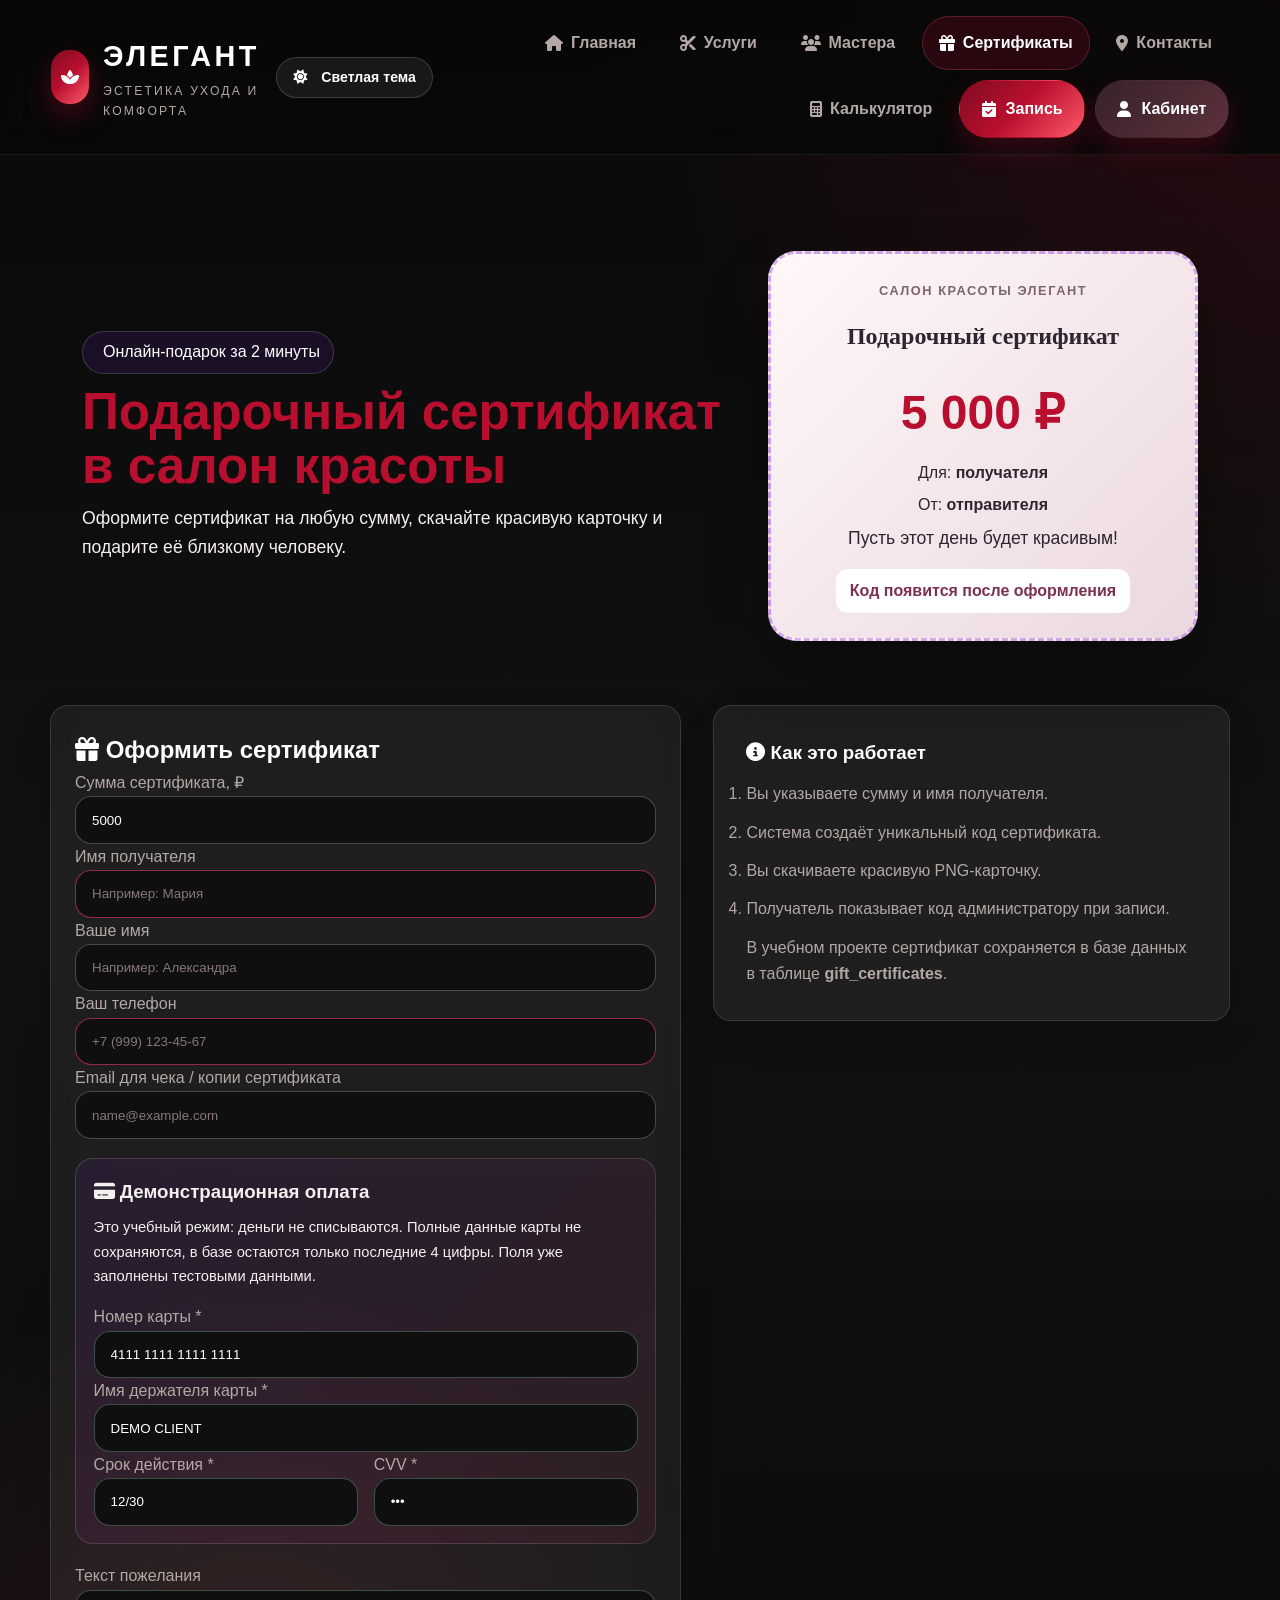
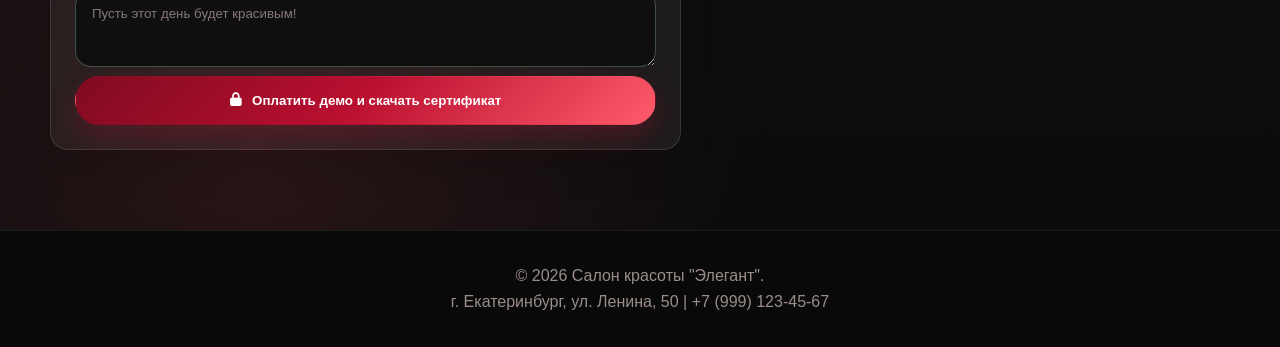
<file: certificates.html>
<!DOCTYPE html>
<html lang="ru">
<head>
    <meta charset="UTF-8">
    <meta name="viewport" content="width=device-width, initial-scale=1.0">
    <title>Подарочные сертификаты | Салон красоты "Элегант"</title>
    <link rel="stylesheet" href="css/style.css">
    <link rel="stylesheet" href="https://cdnjs.cloudflare.com/ajax/libs/font-awesome/6.4.0/css/all.min.css">
    <link rel="stylesheet" href="css/theme.css">
</head>
<body>
<header>
    <div class="logo">
        <div class="logo-icon"><i class="fas fa-spa"></i></div>
        <div class="logo-text"><h1 class="js-salon-name">ЭЛЕГАНТ</h1><p>Эстетика ухода и комфорта</p></div>
    </div>
    <nav>
        <ul>
            <li><a href="index.html"><i class="fas fa-home"></i> Главная</a></li>
            <li><a href="services.html"><i class="fas fa-scissors"></i> Услуги</a></li>
            <li><a href="masters.html"><i class="fas fa-users"></i> Мастера</a></li>
            <li><a href="certificates.html" class="active"><i class="fas fa-gift"></i> Сертификаты</a></li>
            <li><a href="contacts.html"><i class="fas fa-map-marker-alt"></i> Контакты</a></li>
            <li><a href="beauty-calculator.html"><i class="fas fa-calculator"></i> Калькулятор</a></li>
            <li><a href="book.html" class="btn"><i class="fas fa-calendar-check"></i> Запись</a></li>
            <li><a href="client-login.html" class="btn btn-client"><i class="fas fa-user"></i> Кабинет</a></li>
        </ul>
    </nav>
</header>

<main>
    <section class="certificate-hero soft-fade-in">
        <div>
            <span class="certificate-badge"><i class="fas fa-sparkles"></i> Онлайн-подарок за 2 минуты</span>
            <h1>Подарочный сертификат в салон красоты</h1>
            <p>Оформите сертификат на любую сумму, скачайте красивую карточку и подарите её близкому человеку.</p>
        </div>
        <div class="certificate-preview floating-card" id="certificatePreview">
            <div class="cert-top">Салон красоты <span class="js-salon-name">Элегант</span></div>
            <h2>Подарочный сертификат</h2>
            <div class="cert-amount"><span id="previewAmount">5000</span> ₽</div>
            <div class="cert-row">Для: <strong id="previewRecipient">получателя</strong></div>
            <div class="cert-row">От: <strong id="previewSender">отправителя</strong></div>
            <p id="previewMessage">Пусть этот день будет красивым!</p>
            <div class="cert-code">Код появится после оформления</div>
        </div>
    </section>

    <section class="certificate-layout">
        <form id="certificateForm" class="form-container certificate-form-card">
            <h2><i class="fas fa-gift"></i> Оформить сертификат</h2>
            <div class="form-group">
                <label>Сумма сертификата, ₽</label>
                <input type="number" id="certificateAmount" class="form-control" min="500" step="100" value="5000" required>
            </div>
            <div class="form-group">
                <label>Имя получателя</label>
                <input type="text" id="certificateRecipient" class="form-control" placeholder="Например: Мария" required>
            </div>
            <div class="form-group">
                <label>Ваше имя</label>
                <input type="text" id="certificateSender" class="form-control" placeholder="Например: Александра">
            </div>
            <div class="form-group">
                <label>Ваш телефон</label>
                <input type="tel" id="certificatePhone" class="form-control" placeholder="+7 (999) 123-45-67" autocomplete="tel" required>
            </div>
            <div class="form-group">
                <label>Email для чека / копии сертификата</label>
                <input type="email" id="certificateEmail" class="form-control" placeholder="name@example.com" autocomplete="email">
            </div>

            <div class="demo-payment-block">
                <h3><i class="fas fa-credit-card"></i> Демонстрационная оплата</h3>
                <p>Это учебный режим: деньги не списываются. Полные данные карты не сохраняются, в базе остаются только последние 4 цифры. Поля уже заполнены тестовыми данными.</p>
                <div class="form-group">
                    <label>Номер карты *</label>
                    <input type="text" id="cardNumber" class="form-control" inputmode="numeric" autocomplete="cc-number" placeholder="4111 1111 1111 1111" value="4111 1111 1111 1111" maxlength="23">
                </div>
                <div class="form-group">
                    <label>Имя держателя карты *</label>
                    <input type="text" id="cardHolder" class="form-control" autocomplete="cc-name" placeholder="DEMO CLIENT" value="DEMO CLIENT">
                </div>
                <div class="payment-row">
                    <div class="form-group">
                        <label>Срок действия *</label>
                        <input type="text" id="cardExpiry" class="form-control" inputmode="numeric" autocomplete="cc-exp" placeholder="12/30" value="12/30" maxlength="5">
                    </div>
                    <div class="form-group">
                        <label>CVV *</label>
                        <input type="password" id="cardCvv" class="form-control" inputmode="numeric" autocomplete="cc-csc" placeholder="123" value="123" maxlength="4">
                    </div>
                </div>
            </div>
            <div class="form-group">
                <label>Текст пожелания</label>
                <textarea id="certificateMessage" class="form-control" rows="3" placeholder="Пусть этот день будет красивым!"></textarea>
            </div>
            <button type="submit" class="btn certificate-submit"><i class="fas fa-lock"></i> Оплатить демо и скачать сертификат</button>
            <div id="certificateResult"></div>
        </form>

        <div class="certificate-info-card soft-fade-in">
            <h3><i class="fas fa-circle-info"></i> Как это работает</h3>
            <ol>
                <li>Вы указываете сумму и имя получателя.</li>
                <li>Система создаёт уникальный код сертификата.</li>
                <li>Вы скачиваете красивую PNG-карточку.</li>
                <li>Получатель показывает код администратору при записи.</li>
            </ol>
            <p>В учебном проекте сертификат сохраняется в базе данных в таблице <strong>gift_certificates</strong>.</p>
        </div>
    </section>
</main>

<footer>
    <p>&copy; 2026 Салон красоты "<span class="js-salon-name">Элегант</span>".</p>
    <p><span class="js-salon-address">г. Екатеринбург, ул. Ленина, 50</span> | <span class="js-salon-phone">+7 (999) 123-45-67</span></p>
</footer>

<script src="js/api.js"></script>
<script src="js/main.js"></script>
<script src="js/certificates.js"></script>
    <script src="js/validation.js"></script>
    <script src="js/theme.js"></script>
    <script src="js/transfer-alert.js?v=20260621-1"></script>
</body>
</html>
</file>
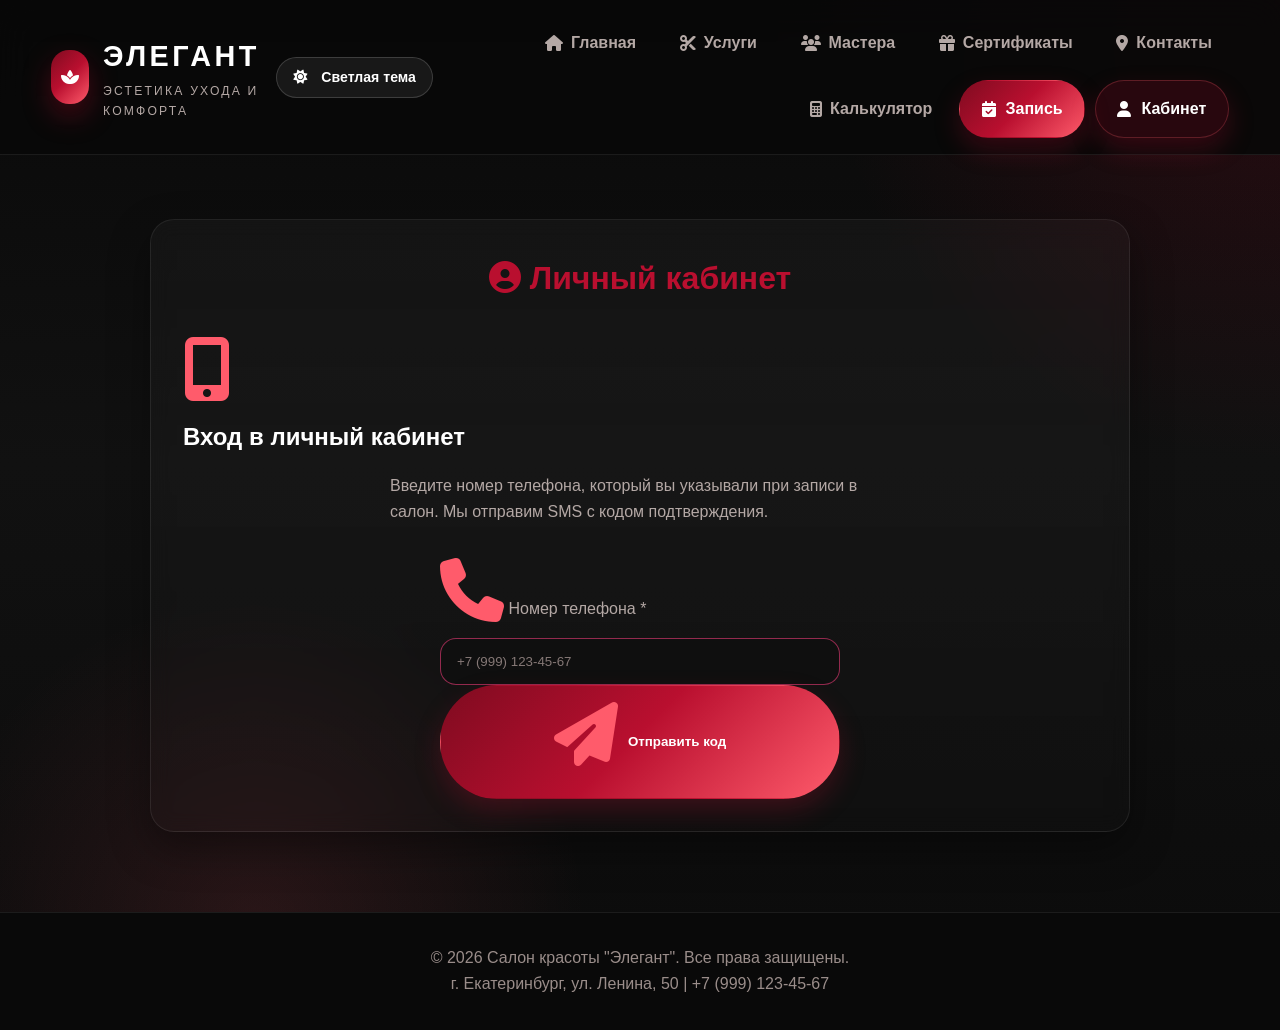
<file: client-login.html>
<!DOCTYPE html>
<html lang="ru">
<head>
    <meta charset="UTF-8">
    <meta name="viewport" content="width=device-width, initial-scale=1.0">
    <title>Личный кабинет | Салон красоты "Элегант"</title>
    <link rel="stylesheet" href="css/style.css">
    <link rel="stylesheet" href="https://cdnjs.cloudflare.com/ajax/libs/font-awesome/6.4.0/css/all.min.css">
    <style>
.form-container{max-width:980px;margin:2rem auto;padding:2rem}
.login-prompt i{font-size:4rem;color:var(--secondary);margin-bottom:1rem}
.login-message{display:none;padding:.9rem 1rem;border-radius:14px;margin-bottom:1rem}
.login-message.error{display:block;background:rgba(207,63,78,.12);border:1px solid rgba(207,63,78,.22);color:#ffd1d6}
.login-message.success{display:block;background:rgba(47,158,111,.12);border:1px solid rgba(47,158,111,.22);color:#ccffe6}
</style>
    <link rel="stylesheet" href="css/theme.css">
</head>
<body>
    <header>
        <div class="logo">
            <div class="logo-icon">
                <i class="fas fa-spa"></i>
            </div>
            <div class="logo-text">
                <h1 class="js-salon-name">ЭЛЕГАНТ</h1>
                <p>Эстетика ухода и комфорта</p>
            </div>
        </div>
        
        <nav>
            <ul>
                <li><a href="index.html"><i class="fas fa-home"></i> Главная</a></li>
                <li><a href="services.html"><i class="fas fa-scissors"></i> Услуги</a></li>
                <li><a href="masters.html"><i class="fas fa-users"></i> Мастера</a></li>
                <li><a href="certificates.html"><i class="fas fa-gift"></i> Сертификаты</a></li>
                <li><a href="contacts.html"><i class="fas fa-map-marker-alt"></i> Контакты</a></li>
                <li><a href="beauty-calculator.html"><i class="fas fa-calculator"></i> Калькулятор</a></li>
                <li><a href="book.html" class="btn"><i class="fas fa-calendar-check"></i> Запись</a></li>
                <li><a href="client-login.html" class="active btn btn-client"><i class="fas fa-user"></i> Кабинет</a></li>
            </ul>
        </nav>
    </header>

    <main>
        <div class="form-container">
            <h1 style="text-align: center; color: var(--primary); margin-bottom: 2rem;">
                <i class="fas fa-user-circle"></i> Личный кабинет
            </h1>
            
            <!-- Блок входа по номеру телефона с SMS -->
            <div id="loginSection">
                <div class="login-prompt">
                    <i class="fas fa-mobile-alt"></i>
                    <h2 style="color: #fff; margin-bottom: 1rem;">Вход в личный кабинет</h2>
                    
                    <!-- Шаг 1: Ввод номера -->
                    <div id="stepPhone" class="sms-section">
                        <p style="color: var(--text-muted); margin-bottom: 2rem; max-width: 500px; margin-left: auto; margin-right: auto;">
                            Введите номер телефона, который вы указывали при записи в салон. Мы отправим SMS с кодом подтверждения.
                        </p>
                        
                        <div style="max-width: 400px; margin: 0 auto;">
                            <div class="form-group">
                                <label><i class="fas fa-phone"></i> Номер телефона *</label>
                                <input type="tel" id="clientPhone" class="form-control" 
                                       placeholder="+7 (999) 123-45-67" required>
                            </div>
                            
                            <button id="sendCodeBtn" class="btn" style="width: 100%; padding: 1rem;">
                                <i class="fas fa-paper-plane"></i> Отправить код
                            </button>
                        </div>
                    </div>
                    
                    <!-- Шаг 2: Ввод кода из SMS -->
                    <div id="stepCode" class="sms-section" style="display: none;">
                        <div style="max-width: 400px; margin: 0 auto;">
                            <div style="margin-bottom: 1.5rem;">
                                <i class="fas fa-envelope" style="font-size: 2rem; color: var(--primary);"></i>
                                <h3 style="color: #fff; margin: 1rem 0;">Введите код из SMS</h3>
                                <p style="color: var(--text-muted);">
                                    Мы отправили код на номер <strong id="phoneDisplay"></strong>
                                </p>
                                <div id="demoCodeBox" style="display:none; margin-top:1rem; background:#f2efee; border:1px solid #d8cdd1; color:#2f3b3d; padding:0.9rem 1rem; border-radius:12px;">
                                    <div style="font-size:0.85rem; color:#66716f; margin-bottom:0.35rem;">Демонстрационный код для локального проекта</div>
                                    <div id="demoCodeValue" style="font-size:1.5rem; font-weight:700; letter-spacing:0.2rem;">000000</div>
                                </div>

                            </div>
                            
                            <div class="code-input-group">
                                <input type="text" class="code-digit" maxlength="1" inputmode="numeric" pattern="[0-9]*" id="code1">
                                <input type="text" class="code-digit" maxlength="1" inputmode="numeric" pattern="[0-9]*" id="code2">
                                <input type="text" class="code-digit" maxlength="1" inputmode="numeric" pattern="[0-9]*" id="code3">
                                <input type="text" class="code-digit" maxlength="1" inputmode="numeric" pattern="[0-9]*" id="code4">
                                <input type="text" class="code-digit" maxlength="1" inputmode="numeric" pattern="[0-9]*" id="code5">
                                <input type="text" class="code-digit" maxlength="1" inputmode="numeric" pattern="[0-9]*" id="code6">
                            </div>
                            
                            <button id="verifyCodeBtn" class="btn" style="width: 100%; padding: 1rem; margin-top: 1rem;">
                                <i class="fas fa-check-circle"></i> Подтвердить вход
                            </button>
                            
                            <button id="backToPhoneBtn" class="resend-btn" style="margin-top: 1rem; display: block; width: 100%;">
                                <i class="fas fa-arrow-left"></i> Изменить номер телефона
                            </button>
                            
                            <button id="resendCodeBtn" class="resend-btn" style="margin-top: 0.5rem;" disabled>
                                Отправить код повторно через <span id="resendTimer">60</span> сек
                            </button>
                        </div>
                    </div>
                    
                    <!-- Единый блок ошибки -->
                    <div id="loginError" style="color: #9a6a6a; margin-top: 1rem; display: none;">
                        <i class="fas fa-exclamation-circle"></i> 
                        <span id="errorMessage"></span>
                    </div>
                </div>
            </div>
            
            <!-- Основной контент личного кабинета (скрыт до входа) -->
            <div id="clientContent" style="display: none;">
                <!-- Информация о клиенте -->
                <div id="clientInfo" class="client-info">
                    <div>
                        <i class="fas fa-user-circle" style="font-size: 2rem;"></i>
                        <div>
                            <h3 style="margin: 0; font-size: 1.1rem;" id="welcomeMessage">Добро пожаловать!</h3>
                            <p style="margin: 0; opacity: 0.9; font-size: 0.9rem;" id="clientPhoneDisplay"></p>
                        </div>
                    </div>
                    <button id="logoutBtn" class="logout-btn">
                        <i class="fas fa-sign-out-alt"></i> Выйти
                    </button>
                </div>
                
                <!-- Вкладки -->
                <div class="tabs">
                    <button class="tab active" data-tab="my-bookings">
                        <i class="fas fa-calendar-alt"></i> Мои записи
                    </button>
                    <button class="tab" data-tab="notifications">
                        <i class="fas fa-bell"></i> Уведомления
                        <span id="notificationCount" style="background: var(--primary); color: white; border-radius: 50%; width: 20px; height: 20px; display: inline-flex; align-items: center; justify-content: center; font-size: 0.7rem; margin-left: 0.5rem; display: none;"></span>
                    </button>

                    <button class="tab" data-tab="chat">
                        <i class="fas fa-comments"></i> Чат с администратором
                    </button>
                    <button class="tab" data-tab="profile">
                        <i class="fas fa-user"></i> Профиль
                    </button>
                </div>
                
                <!-- Мои записи -->
                <div id="my-bookings" class="tab-content active">
                    <h2 style="color: #fff; margin-bottom: 1.5rem;">
                        <i class="fas fa-calendar-check"></i> Мои записи
                    </h2>
                    <div id="myBookingsList"></div>
                </div>
                
                <!-- Уведомления -->
                <div id="notifications" class="tab-content">
                    <h2 style="color: #fff; margin-bottom: 1.5rem;">
                        <i class="fas fa-bell"></i> Мои уведомления
                    </h2>
                    <div id="notificationsList"></div>
                </div>
                

                <!-- Чат с администратором -->
                <div id="chat" class="tab-content">
                    <h2 style="color: #fff; margin-bottom: 1.5rem;">
                        <i class="fas fa-comments"></i> Чат с администратором
                    </h2>
                    <div class="client-chat-panel soft-fade-in">
                        <div class="client-chat-note">
                            <i class="fas fa-lock"></i>
                            <span>Чат доступен только после входа в личный кабинет. Администратор видит ваши сообщения в разделе «Сообщения».</span>
                        </div>
                        <div id="clientChatMessages" class="client-chat-messages">
                            <div class="chat-empty"><i class="fas fa-comment-dots"></i><br>Загрузка переписки...</div>
                        </div>
                        <div class="client-chat-send">
                            <input id="clientChatInput" class="form-control" type="text" placeholder="Напишите сообщение администратору...">
                            <button id="clientChatSendBtn" class="btn" type="button"><i class="fas fa-paper-plane"></i> Отправить</button>
                        </div>
                    </div>
                </div>
                
                <!-- Профиль -->
                <div id="profile" class="tab-content">
                    <h2 style="color: #fff; margin-bottom: 1.5rem;">
                        <i class="fas fa-user-cog"></i> Мой профиль
                    </h2>
                    <div id="profileFormContainer"></div>
                </div>
            </div>
        </div>
    </main>

    <footer>
        <p>&copy; 2026 Салон красоты "<span class="js-salon-name">Элегант</span>". Все права защищены.</p>
        <p>г. Екатеринбург, ул. Ленина, 50 | +7 (999) 123-45-67</p>
    </footer>

    <script src="js/utils.js"></script>
    <script src="js/api.js"></script>
    <script src="js/client.js"></script>
    <script src="js/validation.js"></script>
    <script src="js/theme.js"></script>
    <script src="js/transfer-alert.js?v=20260621-1"></script>
</body>
</html>
</file>
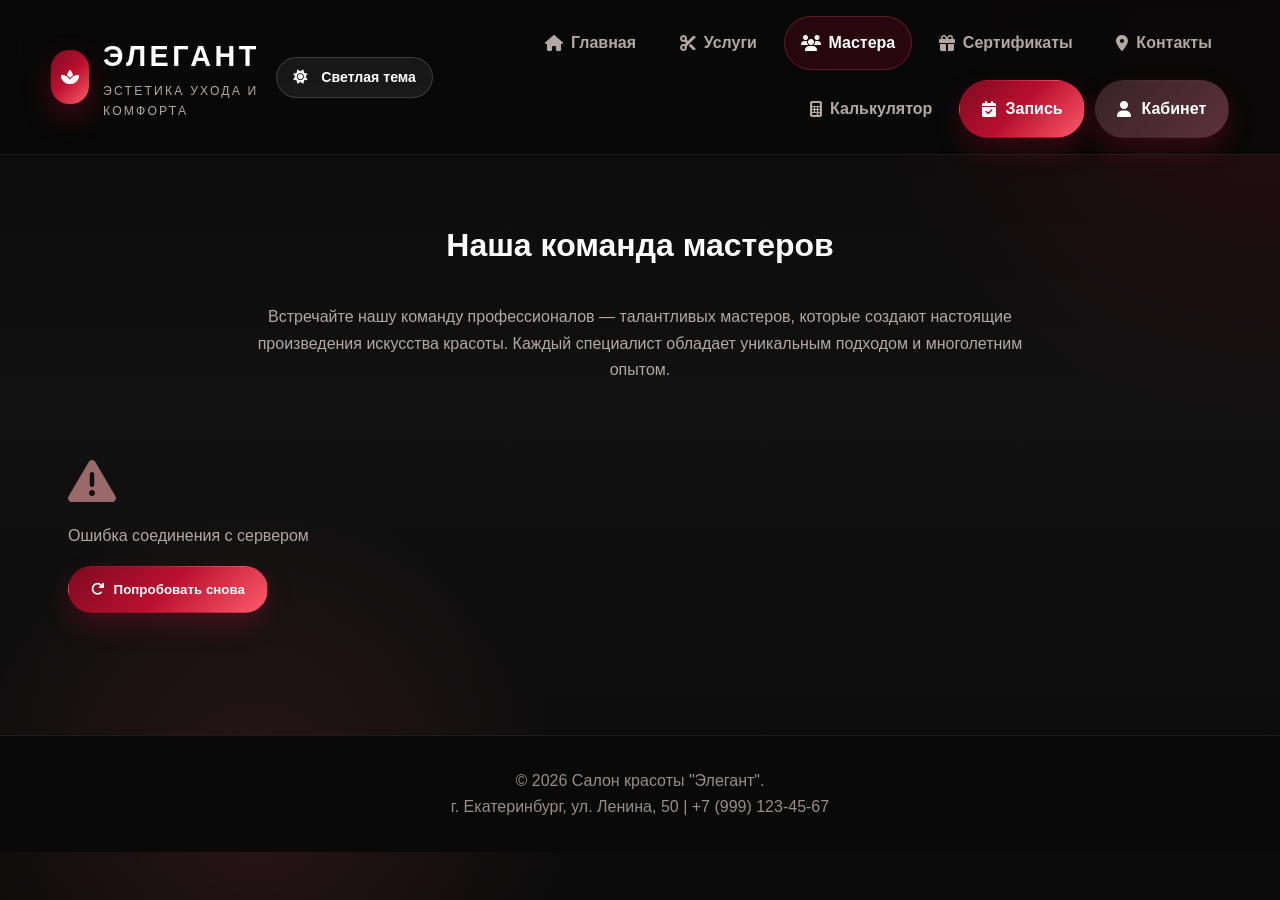
<file: masters.html>
<!DOCTYPE html>
<html lang="ru">
<head>
    <meta charset="UTF-8">
    <meta name="viewport" content="width=device-width, initial-scale=1.0">
    <title>Мастера | Салон красоты "Элегант"</title>
    <link rel="stylesheet" href="css/style.css">
    <link rel="stylesheet" href="https://cdnjs.cloudflare.com/ajax/libs/font-awesome/6.4.0/css/all.min.css">
    <style>
.master-card {padding: 1.5rem;}
.master-card:hover {box-shadow: 0 22px 45px rgba(0,0,0,.45);} 
.master-photo i {width:100%;height:100%;display:flex;align-items:center;justify-content:center;background:linear-gradient(135deg,#29090f,#6b0d1f);color:white;font-size:4rem;}
.master-rating{color:#ffb3b8;font-size:.9rem;margin-bottom:.6rem}
.portfolio-title{margin-top:1rem;color:#fff;font-size:.9rem;text-transform:uppercase;letter-spacing:.08em}
</style>
    <link rel="stylesheet" href="css/theme.css">
</head>
<body>
    <header>
        <div class="logo">
            <div class="logo-icon">
                <i class="fas fa-spa"></i>
            </div>
            <div class="logo-text">
                <h1 class="js-salon-name">ЭЛЕГАНТ</h1>
                <p>Эстетика ухода и комфорта</p>
            </div>
        </div>
        
        <nav>
            <ul>
                <li><a href="index.html"><i class="fas fa-home"></i> Главная</a></li>
                <li><a href="services.html"><i class="fas fa-scissors"></i> Услуги</a></li>
                <li><a href="masters.html" class="active"><i class="fas fa-users"></i> Мастера</a></li>
                <li><a href="certificates.html"><i class="fas fa-gift"></i> Сертификаты</a></li>
                <li><a href="contacts.html"><i class="fas fa-map-marker-alt"></i> Контакты</a></li>
                <li><a href="beauty-calculator.html"><i class="fas fa-calculator"></i> Калькулятор</a></li>
                <li><a href="book.html" class="btn"><i class="fas fa-calendar-check"></i> Запись</a></li>
                <li><a href="client-login.html" class="btn btn-client"><i class="fas fa-user"></i> Кабинет</a></li>
            </ul>
        </nav>
    </header>

    <main>
        <h1 style="text-align: center; margin: 2rem 0; color: var(--primary);">Наша команда мастеров</h1>
        <p style="text-align: center; margin-bottom: 1rem; max-width: 800px; margin-left: auto; margin-right: auto; color: var(--gray);">
            Встречайте нашу команду профессионалов — талантливых мастеров, которые создают настоящие произведения искусства красоты. 
            Каждый специалист обладает уникальным подходом и многолетним опытом.
        </p>
        
        <div id="mastersContainer" class="masters-grid">
        </div>
    </main>

    <footer>
        <p>&copy; 2026 Салон красоты "<span class="js-salon-name">Элегант</span>". </p>
        <p>г. Екатеринбург, ул. Ленина, 50 | +7 (999) 123-45-67</p>
    </footer>

    <script src="js/utils.js"></script>
    <script src="js/api.js"></script>
    <script src="js/main.js"></script>
    <script src="js/validation.js"></script>
    <script src="js/theme.js"></script>
    <script src="js/transfer-alert.js?v=20260621-1"></script>
</body>
</html>
</file>
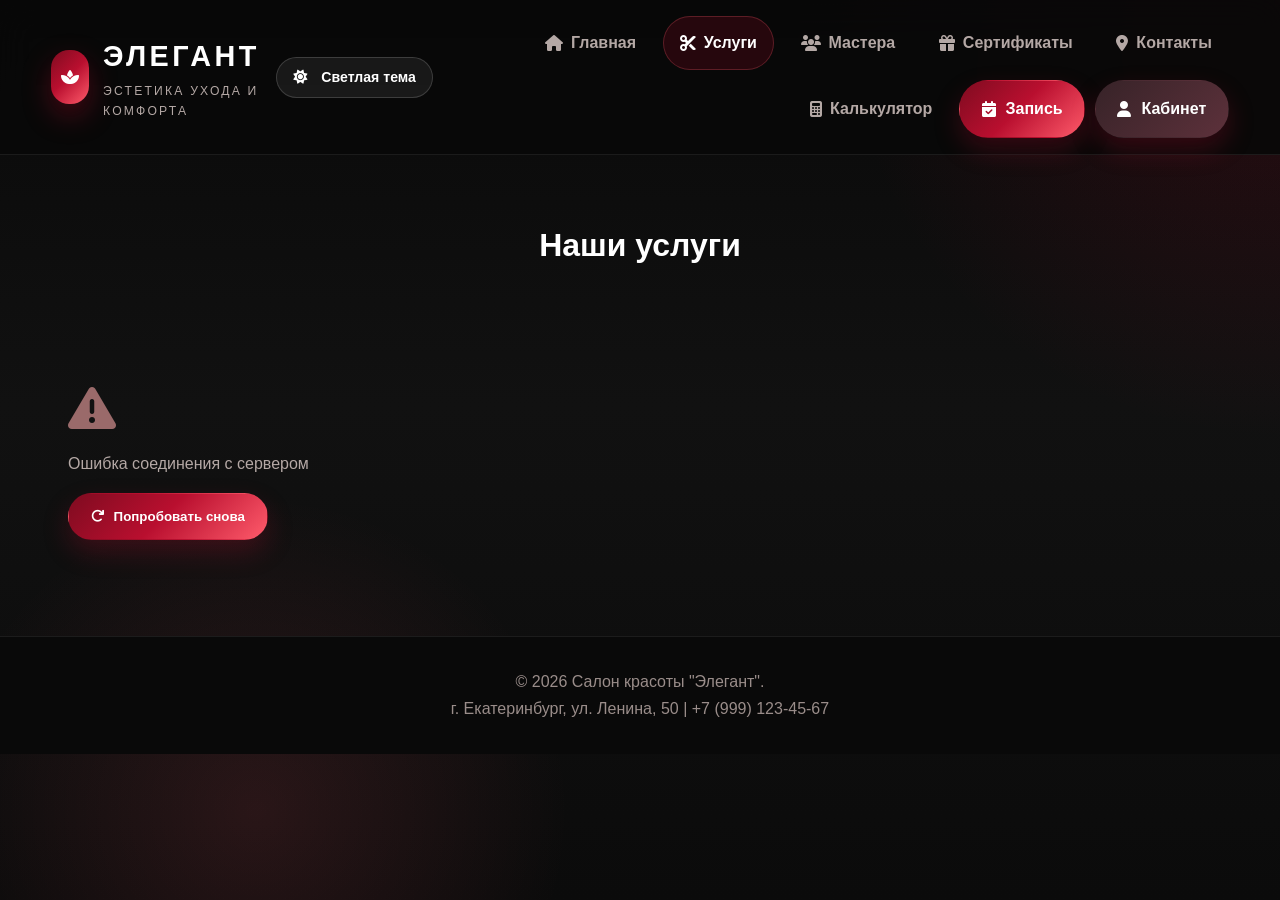
<file: services.html>
<!DOCTYPE html>
<html lang="ru">
<head>
    <meta charset="UTF-8">
    <meta name="viewport" content="width=device-width, initial-scale=1.0">
    <title>Услуги | Салон красоты "Элегант"</title>
    <link rel="stylesheet" href="css/style.css">
    <link rel="stylesheet" href="https://cdnjs.cloudflare.com/ajax/libs/font-awesome/6.4.0/css/all.min.css">
    <link rel="stylesheet" href="css/theme.css">
</head>
<body>
    <header>
        <div class="logo">
            <div class="logo-icon">
                <i class="fas fa-spa"></i>
            </div>
            <div class="logo-text">
                <h1 class="js-salon-name">ЭЛЕГАНТ</h1>
                <p>Эстетика ухода и комфорта</p>
            </div>
        </div>
        
        <nav>
            <ul>
                <li><a href="index.html"><i class="fas fa-home"></i> Главная</a></li>
                <li><a href="services.html" class="active"><i class="fas fa-scissors"></i> Услуги</a></li>
                <li><a href="masters.html"><i class="fas fa-users"></i> Мастера</a></li>
                <li><a href="certificates.html"><i class="fas fa-gift"></i> Сертификаты</a></li>
                <li><a href="contacts.html"><i class="fas fa-map-marker-alt"></i> Контакты</a></li>
                <li><a href="beauty-calculator.html"><i class="fas fa-calculator"></i> Калькулятор</a></li>
                <li><a href="book.html" class="btn"><i class="fas fa-calendar-check"></i> Запись</a></li>
                <li><a href="client-login.html" class="btn btn-client"><i class="fas fa-user"></i> Кабинет</a></li>
            </ul>
        </nav>
    </header>

    <main>
        <h1 style="text-align: center; margin: 2rem 0; color: var(--primary);">Наши услуги</h1>
        
        <!-- Фильтры по категориям -->
        <div style="text-align: center; margin-bottom: 2rem;">
            <div id="categoryFilters" style="display: flex; justify-content: center; gap: 1rem; flex-wrap: wrap;">
            </div>
        </div>

        <div id="servicesContainer">
        </div>
    </main>

    <footer>
        <p>&copy; 2026 Салон красоты "<span class="js-salon-name">Элегант</span>". </p>
        <p>г. Екатеринбург, ул. Ленина, 50 | +7 (999) 123-45-67</p>
    </footer>

    <script src="js/utils.js"></script>
    <script src="js/api.js"></script>
    <script src="js/main.js"></script>
    <script src="js/validation.js"></script>
    <script src="js/theme.js"></script>
    <script src="js/transfer-alert.js?v=20260621-1"></script>
</body>
</html>
</file>
<file: css/style.css>
:root {
  --bg: #080808;
  --bg-soft: #111111;
  --surface: #161616;
  --surface-2: #1f1f1f;
  --panel: rgba(21,21,21,.92);
  --line: rgba(255,255,255,.08);
  --text: #f5f0ef;
  --text-muted: #b4a8a5;
  --primary: #b90f2f;
  --primary-dark: #7f0b20;
  --secondary: #ff5b6b;
  --accent: #ffb3b8;
  --gold: #c8b08a;
  --success: #2f9e6f;
  --danger: #cf3f4e;
  --shadow: 0 16px 40px rgba(0,0,0,.38);
  --radius: 24px;
  --gradient: linear-gradient(135deg, #7f0b20 0%, #b90f2f 48%, #ff5b6b 100%);
}
*{margin:0;padding:0;box-sizing:border-box;font-family:'Montserrat','Segoe UI',sans-serif}
html,body{min-height:100%}
body{background:radial-gradient(circle at top right, rgba(185,15,47,.18), transparent 28%),radial-gradient(circle at left 20% bottom 10%, rgba(255,91,107,.12), transparent 24%),linear-gradient(180deg, #090909 0%, #111111 45%, #0b0b0b 100%);color:var(--text);line-height:1.65;display:flex;flex-direction:column}
a{color:inherit} code{background:#0d0d0d;color:#ffd7db;padding:.2rem .45rem;border-radius:8px}
header{background:rgba(8,8,8,.9);border-bottom:1px solid var(--line);backdrop-filter:blur(18px);padding:1rem 4%;display:flex;justify-content:space-between;align-items:center;min-height:84px;position:sticky;top:0;z-index:1000}
.logo{display:flex;align-items:center;gap:14px}.logo-icon{width:54px;height:54px;border-radius:18px;display:flex;align-items:center;justify-content:center;background:var(--gradient);color:#fff;box-shadow:0 12px 28px rgba(185,15,47,.35)}
.logo-text h1{font-size:1.8rem;font-weight:800;letter-spacing:.12em;color:#fff}.logo-text p{font-size:.76rem;text-transform:uppercase;letter-spacing:.18em;color:var(--text-muted)}
nav ul{display:flex;align-items:center;gap:.6rem;list-style:none;flex-wrap:wrap;justify-content:flex-end}nav a{text-decoration:none;padding:.8rem 1rem;border-radius:999px;color:var(--text-muted);font-weight:600;display:flex;align-items:center;gap:8px;transition:all .25s ease;border:1px solid transparent}nav a:hover{color:#fff;background:rgba(255,255,255,.04);border-color:var(--line);transform:translateY(-1px)}nav a.active{color:#fff;background:rgba(185,15,47,.18);border-color:rgba(255,91,107,.25)}
.btn,button,.filter-btn{display:inline-flex;align-items:center;justify-content:center;gap:10px;padding:.95rem 1.35rem;border-radius:999px;border:1px solid transparent;cursor:pointer;text-decoration:none;color:#fff;background:var(--gradient);box-shadow:0 12px 26px rgba(185,15,47,.25);font-weight:700;transition:all .25s ease}.btn:hover,button:hover,.filter-btn:hover{transform:translateY(-2px);box-shadow:0 18px 32px rgba(185,15,47,.32)}.btn-client{background:linear-gradient(135deg,#372328,#5d313b)}.btn-admin{background:linear-gradient(135deg,#2a2a2a,#151515);border-color:rgba(255,255,255,.1)}
main{flex:1;max-width:1280px;margin:0 auto;padding:2rem 1.25rem 3rem;width:100%}
.hero{position:relative;overflow:hidden;border-radius:32px;padding:6rem 2rem;text-align:left;box-shadow:var(--shadow);border:1px solid rgba(255,255,255,.06);background:linear-gradient(90deg, rgba(8,8,8,.92) 0%, rgba(8,8,8,.72) 45%, rgba(8,8,8,.5) 100%), url('images/hero-bg.jpg') center/cover no-repeat}.hero::before{content:'';position:absolute;inset:0;background:radial-gradient(circle at 20% 20%, rgba(255,91,107,.20), transparent 20%)}.hero > *{position:relative;z-index:1;max-width:720px}.hero h1{font-size:clamp(2.8rem,5vw,5rem);line-height:1.05;margin-bottom:1rem;color:#fff;text-transform:uppercase;letter-spacing:.02em}.hero p{font-size:1.1rem;color:#e6d8d6;margin-bottom:2rem}
.hero-bullets{display:flex;gap:.8rem;flex-wrap:wrap;margin-top:1rem}.hero-bullets span{padding:.5rem .9rem;border-radius:999px;background:rgba(255,255,255,.06);border:1px solid var(--line);color:#fff;font-size:.86rem}
.quote-slider,.features,.popular-services,.testimonials,.stats{margin-top:3rem}
.services-grid,.masters-grid,.features-grid,.stats-grid{display:grid;grid-template-columns:repeat(auto-fit,minmax(260px,1fr));gap:1.4rem;margin:1.6rem 0}
.service-card,.master-card,.feature-card,.stat-card,.form-container,.contact-card,.info-card,.time-slots-container,.login-box,.option-card,table{background:linear-gradient(180deg, rgba(255,255,255,.03), rgba(255,255,255,.01));border:1px solid var(--line);border-radius:var(--radius);padding:1.5rem;box-shadow:var(--shadow);backdrop-filter:blur(10px)}
.service-card:hover,.master-card:hover,.feature-card:hover,.stat-card:hover,.option-card:hover{transform:translateY(-6px);border-color:rgba(255,91,107,.25)}.service-card,.master-card,.feature-card,.stat-card,.option-card{transition:all .25s ease}
h1,h2,h3,.section-title,.category-title{color:#fff} p,.master-bio,.master-experience,.duration,.author,.category-subtitle, label, th, td, .booking-item, .notification-item, .master-services{color:var(--text-muted)} .price,.stat-value,.total-price{color:#fff}.price{font-size:1.5rem;font-weight:800}.duration{margin-top:.45rem}
section > h2[style], main > h1[style]{color:#fff !important}main p[style]{color:var(--text-muted) !important}
.feature-card i,.service-card i,.stat-card i{color:var(--secondary) !important}
.form-control,input,select,textarea{width:100%;background:#0f0f0f !important;color:#fff;border:1px solid rgba(255,255,255,.08);border-radius:16px;padding:.95rem 1rem}input::placeholder,textarea::placeholder{color:#857876}input:focus,select:focus,textarea:focus{outline:none;border-color:rgba(255,91,107,.35);box-shadow:0 0 0 4px rgba(185,15,47,.14)}
footer{background:#090909;border-top:1px solid var(--line);padding:2rem 1rem;text-align:center;color:#9a8d8a}footer p{color:#9a8d8a}
.category-section{margin:2rem 0 2.6rem}.category-title{font-size:1.4rem;margin-bottom:1.1rem;text-transform:uppercase;letter-spacing:.06em}
.master-card{text-align:left;position:relative;overflow:hidden}.master-card::after{content:'';position:absolute;inset:auto -20px -50px auto;width:140px;height:140px;border-radius:50%;background:radial-gradient(circle, rgba(255,91,107,.18), transparent 65%)}.master-photo{width:100%;height:320px;border-radius:22px;overflow:hidden;border:1px solid rgba(255,255,255,.06);margin-bottom:1rem;background:#111}.master-photo img{width:100%;height:100%;object-fit:cover}.master-specialization{display:inline-flex;align-items:center;gap:8px;background:rgba(185,15,47,.14);color:#ffd9dd;padding:.45rem .95rem;border-radius:999px;font-size:.82rem;font-weight:700;margin:.4rem 0 .7rem}.master-experience{font-size:.92rem;margin-bottom:.8rem}.master-services{margin-top:1rem;padding-top:1rem;border-top:1px solid var(--line)}.service-tag{display:inline-block;background:rgba(255,255,255,.05);color:#fff;padding:.35rem .7rem;border-radius:999px;font-size:.76rem;margin:.2rem .2rem .2rem 0}
.portfolio-grid{display:grid;grid-template-columns:repeat(2,1fr);gap:.8rem;margin-top:1rem}.portfolio-item{position:relative;overflow:hidden;border-radius:18px;border:1px solid rgba(255,255,255,.06);aspect-ratio:1/1;background:#111}.portfolio-item img{width:100%;height:100%;object-fit:cover;display:block;transition:transform .35s ease}.portfolio-item:hover img{transform:scale(1.06)}.portfolio-label{position:absolute;left:10px;bottom:10px;background:rgba(8,8,8,.76);color:#fff;padding:.3rem .55rem;border-radius:999px;font-size:.72rem}.no-masters{text-align:center;padding:3rem 1rem;grid-column:1/-1}
.admin-layout{display:flex;gap:1.2rem;align-items:flex-start}.admin-sidebar{width:280px;background:#0d0d0d;border:1px solid var(--line);border-radius:24px;padding:1.2rem;position:sticky;top:100px}.admin-menu{list-style:none;display:flex;flex-direction:column;gap:.5rem}.admin-menu a{display:flex;padding:.85rem 1rem;text-decoration:none;border-radius:16px;color:var(--text-muted)}.admin-menu a:hover,.admin-menu a.active{background:rgba(185,15,47,.16);color:#fff}.admin-content{flex:1}.panel-banner{background:linear-gradient(135deg, rgba(185,15,47,.18), rgba(255,91,107,.08));border:1px solid rgba(255,91,107,.15);border-radius:28px;padding:1.6rem}.stat-card{position:relative;overflow:hidden}.stat-value{font-size:2.2rem;font-weight:800}
table{width:100%;border-collapse:collapse;overflow:hidden}th,td{padding:1rem;border-bottom:1px solid var(--line);text-align:left;background:transparent}th{color:#fff;background:rgba(255,255,255,.02)}.status,.booking-status{display:inline-block;padding:.35rem .8rem;border-radius:999px;font-size:.78rem;font-weight:700}.status-new{background:rgba(255,179,184,.15);color:#ffdadd}.status-confirmed{background:rgba(47,158,111,.14);color:#abf0ce}.status-cancelled{background:rgba(255,255,255,.08);color:#d0c2c0}
.login-wrapper{max-width:760px;margin:0 auto;padding:2rem 0}.login-box{text-align:center}.tabs{display:flex;gap:.6rem;border-bottom:1px solid var(--line);padding-bottom:.8rem;margin-bottom:1.5rem;overflow-x:auto}.tab{padding:.85rem 1.1rem;border:none;background:transparent;color:var(--text-muted);cursor:pointer;position:relative;font-weight:700}.tab.active{color:#fff}.tab.active::after{content:'';position:absolute;left:0;right:0;bottom:-10px;height:3px;background:var(--gradient);border-radius:999px}.booking-item,.notification-item{background:rgba(255,255,255,.03);border:1px solid var(--line);border-left:4px solid var(--primary);border-radius:18px;padding:1.2rem}.client-info{display:flex;justify-content:space-between;gap:1rem;align-items:center;background:linear-gradient(135deg,#240b11,#45101a);border:1px solid rgba(255,91,107,.14);padding:1rem 1.3rem;border-radius:22px;margin-bottom:1.6rem;color:#fff}.logout-btn{background:rgba(255,255,255,.08);border:1px solid rgba(255,255,255,.12);color:#fff;padding:.6rem 1rem;border-radius:999px}
.time-slot{background:#0f0f0f !important;border:1px solid rgba(255,255,255,.08) !important;color:#fff !important}.time-slot.selected{background:var(--gradient) !important;border-color:transparent !important}.time-slot.disabled{background:#151515 !important;color:#6f6765 !important}.option-card.selected{background:linear-gradient(180deg, rgba(185,15,47,.16), rgba(255,255,255,.03));border-color:rgba(255,91,107,.25)}.result-card{background:linear-gradient(135deg,#25090f,#55101b 70%, #8f1127);color:#fff;border:1px solid rgba(255,91,107,.15)}.savings-badge{background:#ffd0d4;color:#6f0d20}.filter-btn{background:rgba(255,255,255,.04);color:#fff;border:1px solid var(--line)}.filter-btn.active{background:var(--gradient);border-color:transparent}
@media (max-width: 980px){header{flex-direction:column;align-items:flex-start} nav ul{justify-content:flex-start}.admin-layout{flex-direction:column}.admin-sidebar{width:100%;position:static}}
@media (max-width: 768px){main{padding:1rem}.hero{padding:4.2rem 1.2rem}.master-photo{height:260px}.services-grid,.masters-grid,.features-grid,.stats-grid,.portfolio-grid{grid-template-columns:1fr}}

/* ===== FIX: личный кабинет клиента ===== */
#clientContent .tabs{
  display:grid !important;
  grid-template-columns:repeat(3,minmax(160px,1fr));
  gap:12px !important;
  border-bottom:0 !important;
  padding:0 !important;
  margin:0 0 22px 0 !important;
  overflow:visible !important;
}
#clientContent .tab{
  width:100%;
  min-height:58px;
  border-radius:18px !important;
  border:1px solid rgba(255,255,255,.12) !important;
  background:linear-gradient(135deg,rgba(255,255,255,.08),rgba(255,255,255,.03)) !important;
  color:#f5eeee !important;
  box-shadow:0 14px 30px rgba(0,0,0,.25) !important;
  display:flex !important;
  align-items:center !important;
  justify-content:center !important;
  gap:10px !important;
  position:relative;
}
#clientContent .tab.active{
  background:linear-gradient(135deg,#b90f2f,#ef405b) !important;
  color:#fff !important;
  border-color:rgba(255,255,255,.18) !important;
}
#clientContent .tab.active::after{display:none !important;}
#clientContent .tab-content{
  display:none;
  background:linear-gradient(180deg,rgba(255,255,255,.06),rgba(255,255,255,.025));
  border:1px solid rgba(255,255,255,.10);
  border-radius:26px;
  padding:24px;
  box-shadow:0 24px 60px rgba(0,0,0,.35);
}
#clientContent .tab-content.active{display:block;}
#clientContent .booking-item,
#clientContent .notification-item{
  background:rgba(255,255,255,.055) !important;
  color:#f7f1ef !important;
  border:1px solid rgba(255,255,255,.10) !important;
  border-left:4px solid #d7193f !important;
  margin-bottom:14px;
}
#clientContent .booking-item h4,
#clientContent .booking-item p,
#clientContent .notification-item p,
#clientContent .tab-content h2{
  color:#fff !important;
}
#clientContent .booking-item span,
#clientContent .booking-item div{color:#f3e7e5;}
.report-note{
  padding:14px 18px;
  margin-bottom:16px;
  border-radius:16px;
  background:rgba(185,15,47,.10);
  border:1px solid rgba(185,15,47,.18);
  color:#2c1b1e;
  font-weight:600;
}
@media (max-width:780px){#clientContent .tabs{grid-template-columns:1fr !important;}}


/* ===== FIX V5: админка — читаемые отчёты и сообщения ===== */
.admin-content{
  background:#f5f3f3 !important;
  color:#141414 !important;
}
.admin-section h2,
.admin-section h3,
.admin-section p,
.admin-section span,
.admin-section div,
.admin-section td,
.admin-section th{
  color:#141414;
}
.admin-section .stat-card{
  background:#ffffff !important;
  color:#141414 !important;
  border:1px solid #e2d9d9 !important;
  box-shadow:0 16px 36px rgba(0,0,0,.16) !important;
}
.admin-section .stat-card p{
  color:#5e5555 !important;
  font-weight:600;
}
.admin-section .stat-value{
  color:#b90f2f !important;
  font-size:2rem;
  font-weight:900;
}
.admin-table-wrap{
  background:#ffffff;
  border:1px solid #e2d9d9;
  border-radius:24px;
  box-shadow:0 18px 38px rgba(0,0,0,.16);
  overflow:hidden;
  margin-top:1.2rem;
}
.admin-table{
  width:100%;
  border-collapse:collapse;
  background:#fff !important;
  color:#141414 !important;
  box-shadow:none !important;
  border-radius:0 !important;
}
.admin-table th{
  background:#1a1113 !important;
  color:#ffffff !important;
  font-weight:800;
  text-transform:uppercase;
  letter-spacing:.04em;
  font-size:.82rem;
  padding:1rem 1.15rem;
  border-bottom:0;
}
.admin-table td{
  color:#21191b !important;
  padding:1rem 1.15rem;
  border-bottom:1px solid #eee5e5 !important;
  vertical-align:middle;
  font-weight:600;
}
.admin-table tr:last-child td{border-bottom:none !important;}
.admin-table tr:nth-child(even) td{background:#faf7f7;}
.admin-table small,
.admin-table .muted{
  color:#6f6666 !important;
  font-weight:500;
}
.message-text{
  max-width:420px;
  white-space:normal;
  line-height:1.45;
}
.report-note{
  background:#fff4f5;
  border:1px solid #f0c5cb;
  color:#5a2028 !important;
  padding:1rem 1.2rem;
  border-radius:18px;
  margin:1rem 0 1.4rem;
  font-weight:700;
}
.report-positive{color:#0f7a49 !important;font-weight:900;}
.report-neutral{color:#b90f2f !important;font-weight:900;}
.empty-state{
  background:#ffffff;
  border:1px solid #e2d9d9;
  border-radius:22px;
  box-shadow:0 14px 30px rgba(0,0,0,.12);
  padding:2rem;
  text-align:center;
  color:#4c4343 !important;
  font-weight:700;
}
@media (max-width:900px){
  .admin-table-wrap{overflow-x:auto;}
  .admin-table{min-width:760px;}
}


/* ===== ДОРАБОТКА: чат, портфолио, переносы ===== */
.feedback-chat-wrap{display:none;margin-top:2rem;background:rgba(255,255,255,.06);border:1px solid rgba(255,255,255,.12);border-radius:var(--radius);padding:1.25rem}.feedback-chat-wrap h3{color:#fff;margin-bottom:.4rem}.chat-hint{color:var(--text-muted);font-size:.95rem}.feedback-chat-box,.admin-chat-messages{height:320px;overflow-y:auto;background:#fff;border-radius:14px;padding:1rem;margin:1rem 0;border:1px solid #dfe5e0}.feedback-chat-send,.admin-chat-send{display:flex;gap:.75rem}.feedback-chat-send input,.admin-chat-send input{flex:1}.chat-message{max-width:78%;margin:.5rem 0;padding:.75rem .9rem;border-radius:14px;color:#2f3b3d}.chat-message.client{background:#f2efee;margin-right:auto}.chat-message.admin{background:#dff0e7;margin-left:auto}.chat-message-meta{font-size:.78rem;color:#667171;margin-bottom:.25rem}.chat-message-text{white-space:pre-wrap}.chat-empty{text-align:center;color:#667171;padding:2rem}.admin-chat-layout{display:grid;grid-template-columns:320px 1fr;gap:1rem}.admin-chat-list{background:#fff;border-radius:var(--radius);box-shadow:var(--shadow);padding:.75rem;max-height:540px;overflow-y:auto}.admin-chat-thread{width:100%;text-align:left;background:#fff;border:1px solid #dfe5e0;border-radius:12px;padding:.8rem;margin-bottom:.6rem;cursor:pointer;display:block}.admin-chat-thread:hover{background:#f8f3f4}.admin-chat-thread span{display:flex;justify-content:space-between;gap:.5rem}.admin-chat-thread small{display:block;color:#667171;margin:.2rem 0}.admin-chat-thread em{display:block;color:#2f3b3d;font-style:normal;white-space:nowrap;overflow:hidden;text-overflow:ellipsis}.chat-badge{background:#8b1e2d;color:#fff;border-radius:999px;padding:.1rem .45rem;font-size:.75rem}.admin-chat-window{background:#fff;border-radius:var(--radius);box-shadow:var(--shadow);padding:1rem;min-height:540px}.admin-chat-head{padding:.5rem 0 1rem;border-bottom:1px solid #dfe5e0;color:#2f3b3d}.portfolio-modal{display:none;position:fixed;inset:0;background:rgba(0,0,0,.7);z-index:10000;align-items:center;justify-content:center;padding:1rem}.portfolio-modal.active{display:flex}.portfolio-modal-content{background:#fff;color:#2f3b3d;border-radius:18px;max-width:980px;width:95%;max-height:90vh;overflow:auto;padding:1.5rem;position:relative}.portfolio-modal-close{position:absolute;right:1rem;top:.7rem;border:none;background:transparent;font-size:2rem;cursor:pointer}.portfolio-modal-grid{display:grid;grid-template-columns:repeat(auto-fit,minmax(220px,1fr));gap:1rem;margin-top:1rem}.portfolio-modal-item{border-radius:14px;overflow:hidden;background:#f7f3f4;border:1px solid #e6dfe1}.portfolio-modal-item img{width:100%;height:230px;object-fit:cover;display:block}.portfolio-modal-caption{padding:.9rem}.portfolio-modal-caption span{display:block;color:#667171;font-size:.9rem;margin-top:.25rem}.admin-table-wrap{overflow-x:auto}.admin-table{min-width:720px}.empty-state{background:#fff;border-radius:var(--radius);box-shadow:var(--shadow);padding:2rem;text-align:center;color:#667171}@media(max-width:800px){.admin-chat-layout{grid-template-columns:1fr}.feedback-chat-send,.admin-chat-send{flex-direction:column}.chat-message{max-width:95%}}


/* ===== ДОРАБОТКА: авторизованный чат и подарочные сертификаты ===== */
.soft-fade-in { animation: softFadeIn .45s ease both; }
@keyframes softFadeIn { from { opacity:0; transform: translateY(14px); } to { opacity:1; transform: translateY(0); } }
@keyframes floatCert { 0%,100% { transform: translateY(0); } 50% { transform: translateY(-10px); } }

.auth-chat-notice,
.client-chat-panel,
.certificate-info-card,
.certificate-form-card {
  border: 1px solid rgba(255,255,255,.12);
  background: rgba(255,255,255,.06);
  border-radius: 18px;
  box-shadow: 0 16px 35px rgba(0,0,0,.16);
}
.auth-chat-notice { display:flex; gap:1rem; align-items:flex-start; padding:1rem 1.2rem; margin-bottom:1.4rem; color:#fff; }
.auth-chat-notice p { margin:.35rem 0 0; color:var(--text-muted); }
.auth-chat-icon { width:48px; height:48px; border-radius:14px; background:var(--gradient); display:flex; align-items:center; justify-content:center; flex:0 0 auto; }

.client-chat-panel { padding:1rem; }
.client-chat-note { display:flex; align-items:center; gap:.7rem; color:#f6eef2; background:rgba(122,151,168,.16); padding:.85rem 1rem; border-radius:14px; margin-bottom:1rem; }
.client-chat-messages, .feedback-chat-box, .admin-chat-messages { min-height:280px; max-height:420px; overflow:auto; padding:1rem; background:rgba(255,255,255,.08); border-radius:16px; }
.client-chat-send, .feedback-chat-send, .admin-chat-send { display:flex; gap:.75rem; margin-top:.9rem; }
.client-chat-send input, .feedback-chat-send input, .admin-chat-send input { flex:1; }
.chat-message { max-width:76%; padding:.75rem .9rem; border-radius:16px; margin:.55rem 0; background:#fff; color:#2f3b3d; box-shadow:0 8px 20px rgba(0,0,0,.08); }
.chat-message.client { margin-left:auto; background:#f3e7ec; }
.chat-message.admin { margin-right:auto; background:#e9f2ef; }
.chat-message-meta { font-size:.78rem; opacity:.75; margin-bottom:.28rem; }
.chat-empty { width:100%; text-align:center; color:#667171; padding:2rem; }

.certificate-hero { max-width:1180px; margin:2rem auto; padding:2rem; display:grid; grid-template-columns:1fr 430px; gap:2rem; align-items:center; }
.certificate-hero h1 { color:var(--primary); font-size:clamp(2rem,4vw,4rem); line-height:1.05; margin:.7rem 0; }
.certificate-hero p { color:var(--gray); font-size:1.1rem; }
.certificate-badge { display:inline-flex; align-items:center; gap:.45rem; padding:.45rem .8rem; border-radius:999px; background:rgba(138,43,226,.12); color:#fff; border:1px solid rgba(255,255,255,.16); }
.floating-card { animation: floatCert 4s ease-in-out infinite; }
.certificate-preview { background:linear-gradient(135deg,#fff7f8,#ead8df); color:#2f2430; border-radius:28px; padding:1.6rem; min-height:310px; box-shadow:0 28px 60px rgba(0,0,0,.28); border:3px dashed rgba(138,43,226,.36); text-align:center; }
.cert-top { color:#7d6570; text-transform:uppercase; letter-spacing:.12em; font-weight:700; font-size:.8rem; }
.certificate-preview h2 { margin:1rem 0; color:#2f2430; font-family:Georgia,serif; }
.cert-amount { font-size:3rem; font-weight:900; color:var(--primary); margin:.5rem 0; }
.cert-row { margin:.35rem 0; }
.cert-code { margin-top:1rem; display:inline-block; padding:.55rem .85rem; border-radius:12px; background:#fff; color:#7c3150; font-weight:800; }
.certificate-layout { max-width:1180px; margin:2rem auto; display:grid; grid-template-columns:1.1fr .9fr; gap:2rem; align-items:start; }
.certificate-form-card { margin:0; max-width:none; }
.certificate-submit { width:100%; padding:1rem; }
.certificate-info-card { color:#fff; padding:2rem; }
.certificate-info-card li { margin:.75rem 0; color:var(--text-muted); }
.cert-result { margin-top:1rem; padding:1rem; border-radius:14px; }
.cert-success { background:rgba(45,106,79,.18); color:#dfffee; border:1px solid rgba(45,106,79,.35); }
.cert-error { background:rgba(139,30,45,.18); color:#ffd7dd; border:1px solid rgba(139,30,45,.35); }
.cert-loading { background:rgba(122,151,168,.16); color:#fff; }

@media (max-width: 900px) {
  .certificate-hero, .certificate-layout { grid-template-columns:1fr; margin-left:1rem; margin-right:1rem; }
  .client-chat-send, .admin-chat-send { flex-direction:column; }
}


/* ===== ДОРАБОТКА 2026-06-06: мастера, портфолио в админке, демо-оплата, валидация ===== */
.admin-table-wrap { width: 100%; overflow-x: auto; }
.admin-table img { box-shadow: 0 6px 18px rgba(0,0,0,.18); }
.portfolio-admin-modal { max-width: 900px !important; }
.portfolio-admin-list { display: grid; gap: .9rem; margin-bottom: 1.5rem; }
.portfolio-admin-item { display: grid; grid-template-columns: 92px 1fr auto; gap: .9rem; align-items: center; padding: .85rem; border: 1px solid rgba(255,255,255,.12); border-radius: 14px; background: rgba(255,255,255,.04); }
.portfolio-admin-item img { width: 92px; height: 72px; object-fit: cover; border-radius: 12px; }
.portfolio-admin-item p { margin: .25rem 0; color: var(--gray); }
.portfolio-upload-form { padding: 1rem; border-radius: 16px; background: linear-gradient(135deg, rgba(138,43,226,.08), rgba(255,64,129,.08)); border: 1px solid rgba(255,255,255,.12); }
.portfolio-upload-form h4 { margin: 0 0 1rem; color: var(--text-light); }
.demo-payment-block { margin: 1.2rem 0; padding: 1.1rem; border: 1px solid rgba(255,255,255,.14); border-radius: 18px; background: linear-gradient(135deg, rgba(138,43,226,.10), rgba(255,64,129,.08)); animation: softPulse 4s ease-in-out infinite; }
.demo-payment-block h3 { margin: 0 0 .5rem; color: var(--text-light); }
.demo-payment-block p { color: var(--gray); margin: 0 0 1rem; font-size: .92rem; }
.payment-row { display: grid; grid-template-columns: 1fr 1fr; gap: 1rem; }
input:invalid, textarea:invalid, select:invalid { border-color: rgba(255,64,129,.55); }
input:valid, textarea:valid, select:valid { border-color: rgba(122,155,141,.45); }
@keyframes softPulse { 0%,100% { box-shadow: 0 0 0 rgba(255,64,129,0); transform: translateY(0); } 50% { box-shadow: 0 12px 35px rgba(255,64,129,.12); transform: translateY(-2px); } }
@media (max-width: 700px) { .portfolio-admin-item { grid-template-columns: 72px 1fr; } .portfolio-admin-item button { grid-column: 1 / -1; width: 100%; } .payment-row { grid-template-columns: 1fr; } }

/* FIX 2026-06-08: админ-чат и перенос записи */
.admin-chat-thread-wrap {
    display: grid;
    grid-template-columns: 1fr auto;
    gap: .4rem;
    align-items: stretch;
    margin-bottom: .5rem;
}
.admin-chat-thread-wrap.unanswered .admin-chat-thread {
    border-left: 4px solid #d8793f;
}
.admin-chat-thread-wrap.answered .admin-chat-thread {
    border-left: 4px solid #7a9b8d;
}
.chat-status {
    display: inline-block;
    margin-top: .35rem;
    padding: .2rem .55rem;
    border-radius: 999px;
    font-size: .75rem;
    font-style: normal;
}
.chat-status.answered {
    background: #e8f5e9;
    color: #2e7d32;
}
.chat-status.unanswered {
    background: #fff3e0;
    color: #ef6c00;
}
.chat-delete-thread,
.chat-delete-message {
    border: none;
    border-radius: 8px;
    background: #9a6a6a;
    color: #fff;
    cursor: pointer;
    min-width: 34px;
    padding: .45rem .6rem;
}
.chat-delete-thread:hover,
.chat-delete-message:hover {
    filter: brightness(.95);
    transform: translateY(-1px);
}
.chat-message-meta {
    display: flex;
    align-items: center;
    justify-content: space-between;
    gap: .5rem;
}
.chat-delete-message {
    padding: .25rem .45rem;
    min-width: 26px;
    font-size: .75rem;
}
#transferSlotsInfo {
    color: #2f3033;
}
</file>
<file: css/theme.css>
:root{color-scheme:dark}

/* Переключатель темы находится в шапке и не перекрывает контент */
.theme-toggle{
  position:static!important;
  flex:0 0 auto;
  min-width:auto;
  padding:.72rem 1rem!important;
  margin-left:auto;
  margin-right:.65rem;
  border-radius:999px!important;
  border:1px solid rgba(255,255,255,.16)!important;
  background:rgba(255,255,255,.07)!important;
  color:#fff!important;
  box-shadow:none!important;
  font-size:.88rem;
  font-weight:800;
  white-space:nowrap;
}
.theme-toggle:hover{transform:translateY(-1px)!important;background:rgba(255,255,255,.12)!important}
.theme-toggle span{margin-left:.28rem}

/* ===== Полная светлая розово-белая тема ===== */
html[data-theme="light"]{
  color-scheme:light;
  --bg:#fff8fa;
  --bg-soft:#fff0f4;
  --surface:#ffffff;
  --surface-2:#fff4f7;
  --panel:rgba(255,255,255,.96);
  --line:#f1cbd5;
  --text:#4b2630;
  --text-muted:#785961;
  --primary:#d94f76;
  --primary-dark:#ad3155;
  --secondary:#f17b9d;
  --accent:#ffc7d6;
  --gold:#c38a9b;
  --success:#278b63;
  --danger:#c83d5d;
  --shadow:0 16px 38px rgba(156,63,92,.12);
  --gradient:linear-gradient(135deg,#c93f68 0%,#e8668b 52%,#f697b2 100%);
}
html[data-theme="light"] body{
  background:
    radial-gradient(circle at top right,rgba(244,157,181,.28),transparent 28%),
    radial-gradient(circle at left bottom,rgba(255,210,222,.34),transparent 30%),
    linear-gradient(180deg,#fffafd 0%,#fff3f7 48%,#fff9fb 100%)!important;
  color:var(--text)!important;
}
html[data-theme="light"] header{
  background:rgba(255,255,255,.94)!important;
  border-bottom:1px solid #f0cbd5!important;
  box-shadow:0 8px 26px rgba(154,56,86,.10)!important;
}
html[data-theme="light"] .logo-text h1,
html[data-theme="light"] h1,
html[data-theme="light"] h2,
html[data-theme="light"] h3,
html[data-theme="light"] h4,
html[data-theme="light"] h5,
html[data-theme="light"] .section-title,
html[data-theme="light"] .category-title{color:#552632!important}
html[data-theme="light"] .logo-text p,
html[data-theme="light"] p,
html[data-theme="light"] label,
html[data-theme="light"] .duration,
html[data-theme="light"] .author,
html[data-theme="light"] .master-bio,
html[data-theme="light"] .master-experience,
html[data-theme="light"] .master-services,
html[data-theme="light"] .category-subtitle{color:#785861!important}
html[data-theme="light"] nav a{color:#6e4853!important}
html[data-theme="light"] nav a:hover{color:#a92f55!important;background:#fff0f4!important;border-color:#f1c5d1!important}
html[data-theme="light"] nav a.active{color:#ad3155!important;background:#ffe4ec!important;border-color:#f3b7c7!important}
html[data-theme="light"] .theme-toggle{
  background:#fff0f4!important;
  color:#a93055!important;
  border-color:#efb7c7!important;
}
html[data-theme="light"] .theme-toggle:hover{background:#ffe2ea!important}

html[data-theme="light"] main{color:#4b2630!important}
html[data-theme="light"] .hero{
  border-color:#f2c9d4!important;
  box-shadow:0 22px 50px rgba(137,50,77,.16)!important;
  background:
    linear-gradient(90deg,rgba(104,34,55,.88) 0%,rgba(146,54,82,.72) 45%,rgba(210,101,132,.42) 100%),
    url('../images/hero-bg.jpg') center/cover no-repeat!important;
}
html[data-theme="light"] .hero h1,
html[data-theme="light"] .hero p,
html[data-theme="light"] .hero-bullets span{color:#fff!important}
html[data-theme="light"] .hero-bullets span{background:rgba(255,255,255,.16)!important;border-color:rgba(255,255,255,.32)!important}

html[data-theme="light"] .service-card,
html[data-theme="light"] .master-card,
html[data-theme="light"] .feature-card,
html[data-theme="light"] .stat-card,
html[data-theme="light"] .form-container,
html[data-theme="light"] .contact-card,
html[data-theme="light"] .info-card,
html[data-theme="light"] .time-slots-container,
html[data-theme="light"] .login-box,
html[data-theme="light"] .option-card,
html[data-theme="light"] .calculator-container,
html[data-theme="light"] .booking-item,
html[data-theme="light"] .notification-item,
html[data-theme="light"] .modal-content,
html[data-theme="light"] .schedule-master,
html[data-theme="light"] .admin-table-wrap,
html[data-theme="light"] .empty-state,
html[data-theme="light"] table{
  background:#fff!important;
  color:#4b2630!important;
  border-color:#f1d0d9!important;
  box-shadow:0 14px 34px rgba(146,55,83,.10)!important;
}
html[data-theme="light"] .service-card:hover,
html[data-theme="light"] .master-card:hover,
html[data-theme="light"] .feature-card:hover,
html[data-theme="light"] .option-card:hover{border-color:#ecadc0!important;box-shadow:0 20px 42px rgba(146,55,83,.16)!important}
html[data-theme="light"] .price,
html[data-theme="light"] .stat-value,
html[data-theme="light"] .total-price{color:#bf365f!important}
html[data-theme="light"] .master-specialization,
html[data-theme="light"] .service-tag{background:#ffe8ef!important;color:#a92f55!important;border-color:#f4bfce!important}
html[data-theme="light"] .master-services{border-top-color:#f1d0d9!important}
html[data-theme="light"] .master-photo,
html[data-theme="light"] .portfolio-item{background:#fff0f4!important;border-color:#f2cbd6!important}

html[data-theme="light"] input,
html[data-theme="light"] select,
html[data-theme="light"] textarea,
html[data-theme="light"] .form-control{
  background:#fffafd!important;
  color:#4b2630!important;
  border-color:#eabfcb!important;
  box-shadow:none!important;
}
html[data-theme="light"] input::placeholder,
html[data-theme="light"] textarea::placeholder{color:#a18189!important}
html[data-theme="light"] input:focus,
html[data-theme="light"] select:focus,
html[data-theme="light"] textarea:focus{
  border-color:#df6f91!important;
  box-shadow:0 0 0 4px rgba(223,111,145,.14)!important;
}
html[data-theme="light"] option{background:#fff;color:#4b2630}

html[data-theme="light"] .btn,
html[data-theme="light"] button:not(.theme-toggle):not(.tab),
html[data-theme="light"] .filter-btn.active{color:#fff!important;background:var(--gradient)!important;border-color:transparent!important}
html[data-theme="light"] .btn-client{background:linear-gradient(135deg,#d9708e,#ed9bb2)!important;color:#fff!important}
html[data-theme="light"] .btn-admin{background:#fff0f4!important;color:#9f3151!important;border-color:#efbdca!important}
html[data-theme="light"] .filter-btn:not(.active){background:#fff!important;color:#9f3151!important;border-color:#eabfcb!important;box-shadow:none!important}

html[data-theme="light"] .time-slot{background:#fff8fa!important;color:#6a3d48!important;border-color:#ecc5d0!important}
html[data-theme="light"] .time-slot:hover{background:#ffe9ef!important}
html[data-theme="light"] .time-slot.selected{background:var(--gradient)!important;color:#fff!important}
html[data-theme="light"] .time-slot.disabled{background:#f4eef0!important;color:#ad9ba0!important;border-color:#e5dadd!important}
html[data-theme="light"] .option-card.selected{background:#fff0f4!important;border-color:#e88ba5!important}
html[data-theme="light"] .result-card{background:linear-gradient(135deg,#c83f68,#e96e91 65%,#f49ab2)!important;color:#fff!important}
html[data-theme="light"] .result-card h2,
html[data-theme="light"] .result-card h3,
html[data-theme="light"] .result-card p,
html[data-theme="light"] .result-card span{color:#fff!important}
html[data-theme="light"] .savings-badge{background:#fff!important;color:#a72f53!important}

html[data-theme="light"] .tabs{border-bottom-color:#efd0d8!important}
html[data-theme="light"] .tab{color:#845d67!important}
html[data-theme="light"] .tab.active{color:#b7355b!important}
html[data-theme="light"] #clientContent .tab{
  background:#fff!important;
  color:#8b5665!important;
  border-color:#edc8d2!important;
  box-shadow:0 10px 24px rgba(145,57,83,.08)!important;
}
html[data-theme="light"] #clientContent .tab.active{background:var(--gradient)!important;color:#fff!important}
html[data-theme="light"] #clientContent .tab-content{background:#fffafd!important;border-color:#efd0d8!important;box-shadow:0 18px 42px rgba(145,57,83,.10)!important}
html[data-theme="light"] #clientContent .booking-item,
html[data-theme="light"] #clientContent .notification-item{background:#fff!important;color:#4b2630!important;border-color:#efd0d8!important;border-left-color:#d94f76!important}
html[data-theme="light"] #clientContent .booking-item h4,
html[data-theme="light"] #clientContent .booking-item p,
html[data-theme="light"] #clientContent .notification-item p,
html[data-theme="light"] #clientContent .tab-content h2,
html[data-theme="light"] #clientContent .booking-item span,
html[data-theme="light"] #clientContent .booking-item div{color:#4b2630!important}
html[data-theme="light"] .client-info{background:linear-gradient(135deg,#fff0f4,#ffe2ea)!important;color:#5a2b37!important;border-color:#efbdca!important}
html[data-theme="light"] .client-info *{color:#5a2b37!important}
html[data-theme="light"] .logout-btn{background:#fff!important;color:#a72f53!important;border-color:#e7afbf!important}

/* Административная панель в светлой теме */
html[data-theme="light"] .admin-sidebar{background:#fff!important;color:#4b2630!important;border-color:#efccd5!important;box-shadow:0 14px 32px rgba(145,57,83,.10)!important}
html[data-theme="light"] .admin-menu a{color:#77525c!important}
html[data-theme="light"] .admin-menu a:hover,
html[data-theme="light"] .admin-menu a.active{background:#ffe5ed!important;color:#ae3156!important}
html[data-theme="light"] .admin-content{background:#fff8fa!important;color:#4b2630!important;border-radius:26px!important}
html[data-theme="light"] .admin-section,
html[data-theme="light"] .admin-section h2,
html[data-theme="light"] .admin-section h3,
html[data-theme="light"] .admin-section p,
html[data-theme="light"] .admin-section span,
html[data-theme="light"] .admin-section div,
html[data-theme="light"] .admin-section td{color:#4b2630!important}
html[data-theme="light"] .panel-banner{background:linear-gradient(135deg,#ffe8ef,#fff7f9)!important;border-color:#efc0cd!important}
html[data-theme="light"] .admin-section .stat-card{background:#fff!important;border-color:#efd0d8!important;box-shadow:0 14px 30px rgba(145,57,83,.10)!important}
html[data-theme="light"] .admin-section .stat-card p{color:#785861!important}
html[data-theme="light"] .admin-table{background:#fff!important;color:#4b2630!important}
html[data-theme="light"] .admin-table th,
html[data-theme="light"] table th{background:#ffe8ef!important;color:#7f2943!important;border-bottom-color:#edc4cf!important}
html[data-theme="light"] .admin-table td,
html[data-theme="light"] table td{background:#fff!important;color:#4b2630!important;border-bottom-color:#f2d9df!important}
html[data-theme="light"] .admin-table tr:nth-child(even) td{background:#fff8fa!important}
html[data-theme="light"] .admin-table small,
html[data-theme="light"] .admin-table .muted{color:#84646c!important}
html[data-theme="light"] .report-note{background:#fff0f4!important;border-color:#efbdca!important;color:#7e2943!important}
html[data-theme="light"] .empty-state{color:#785861!important}

html[data-theme="light"] .schedule-slot.free{background:#e4f6ed!important;color:#25704f!important}
html[data-theme="light"] .schedule-slot.busy{background:#ffe1e8!important;color:#a92f55!important}
html[data-theme="light"] .transfer-alert{background:#fff4f7!important;border-color:#e8819f!important}
html[data-theme="light"] .lock-note{color:#aa3154!important}

html[data-theme="light"] .status-new{background:#ffe4ec!important;color:#a72f53!important}
html[data-theme="light"] .status-confirmed{background:#dff4e9!important;color:#26724f!important}
html[data-theme="light"] .status-cancelled{background:#f2ecee!important;color:#765d64!important}
html[data-theme="light"] code{background:#fff0f4!important;color:#9f3151!important}
html[data-theme="light"] footer{background:#fff!important;border-top-color:#efccd5!important;color:#805e67!important}
html[data-theme="light"] footer p{color:#805e67!important}

@media(max-width:1180px){
  .theme-toggle span{display:none}
  .theme-toggle{width:44px;height:44px;padding:0!important;margin-right:.4rem}
}
@media(max-width:980px){
  header{gap:.7rem}
  .theme-toggle{position:absolute!important;top:18px;right:18px;margin:0}
  header nav{width:100%;padding-right:0}
}
@media(max-width:520px){
  .theme-toggle{top:12px;right:12px;width:40px;height:40px}
  .logo{padding-right:50px}
}


/* Контраст чата в светлой теме */
html[data-theme="light"] .client-chat-panel,
html[data-theme="light"] .auth-chat-notice,
html[data-theme="light"] .feedback-chat-wrap,
html[data-theme="light"] .admin-chat-window,
html[data-theme="light"] .admin-chat-list {
  background:#fff!important;
  border-color:#efcbd5!important;
  color:#4b2630!important;
}
html[data-theme="light"] .client-chat-note {
  background:#fff0f4!important;
  border:1px solid #efc0cd!important;
  color:#692f40!important;
}
html[data-theme="light"] .client-chat-note *,
html[data-theme="light"] .auth-chat-notice *,
html[data-theme="light"] .chat-hint {
  color:#692f40!important;
}
html[data-theme="light"] .client-chat-messages,
html[data-theme="light"] .feedback-chat-box,
html[data-theme="light"] .admin-chat-messages {
  background:#fff9fb!important;
  border:1px solid #efd0d8!important;
}
html[data-theme="light"] .chat-message,
html[data-theme="light"] .chat-message .chat-message-text {
  color:#3f2730!important;
}
html[data-theme="light"] .chat-message.client {background:#f8e8ee!important;}
html[data-theme="light"] .chat-message.admin {background:#e6f4ed!important;}
html[data-theme="light"] .chat-message-meta {color:#7b626a!important;opacity:1!important;}
html[data-theme="light"] .chat-empty {color:#765a63!important;}
html[data-theme="light"] .admin-chat-thread,
html[data-theme="light"] .admin-chat-thread * {color:#4b2630!important;}
html[data-theme="light"] .admin-chat-thread {background:#fff!important;border-color:#efd0d8!important;}
html[data-theme="light"] .admin-chat-thread:hover {background:#fff0f4!important;}

/* Расписание: отдельные услуги и интервалы с учётом длительности */
.schedule-services{display:grid;gap:1rem;margin-top:1rem}
.schedule-service{border:1px solid rgba(255,255,255,.12);border-radius:16px;padding:1rem;background:rgba(255,255,255,.04)}
.schedule-service-head{display:flex;align-items:center;justify-content:space-between;gap:1rem;margin-bottom:.8rem}
.schedule-service-head>div{display:flex;align-items:center;gap:.65rem;flex-wrap:wrap}
.schedule-service-head span{font-size:.82rem;padding:.25rem .55rem;border-radius:999px;background:rgba(255,255,255,.10)}
html[data-theme="light"] .schedule-service{background:#fff9fb!important;border-color:#efd0d8!important}
html[data-theme="light"] .schedule-service-head strong{color:#552b37!important}
html[data-theme="light"] .schedule-service-head span{background:#ffe5ed!important;color:#a33155!important}
html[data-theme="light"] .schedule-service-head small{color:#765a63!important}

/* 2026-06-21: compact admin master schedule cards */
#masterSchedule{display:grid;gap:16px;width:100%;overflow:hidden}
#masterSchedule .schedule-master{display:block;width:100%;max-width:100%;box-sizing:border-box;padding:18px!important;margin:0!important;border-radius:20px;overflow:hidden}
#masterSchedule .schedule-master-header{display:flex!important;align-items:center!important;gap:14px!important;margin:0 0 14px!important;min-height:64px}
#masterSchedule img.schedule-master-photo{display:block!important;width:64px!important;height:64px!important;min-width:64px!important;max-width:64px!important;min-height:64px!important;max-height:64px!important;aspect-ratio:1/1!important;object-fit:cover!important;object-position:center!important;border-radius:50%!important;margin:0!important;padding:0!important;flex:0 0 64px!important}
#masterSchedule .schedule-master-header>div{min-width:0;flex:1}
#masterSchedule .schedule-master-header h3{margin:0 0 4px!important;font-size:1.15rem!important;line-height:1.25;overflow-wrap:anywhere}
#masterSchedule .schedule-master-header p{margin:0!important;font-size:.9rem!important;line-height:1.35;overflow-wrap:anywhere}
#masterSchedule .schedule-services{display:grid;gap:12px;margin-top:0}
#masterSchedule .schedule-service{box-sizing:border-box;padding:14px!important;margin:0!important;border-radius:15px}
#masterSchedule .schedule-grid{display:grid;grid-template-columns:repeat(auto-fill,minmax(135px,1fr));gap:8px}
#masterSchedule .schedule-slot{box-sizing:border-box;min-width:0;padding:9px 11px;font-size:.9rem}
@media(max-width:700px){
  #masterSchedule img.schedule-master-photo{width:54px!important;height:54px!important;min-width:54px!important;max-width:54px!important;min-height:54px!important;max-height:54px!important;flex-basis:54px!important}
  #masterSchedule .schedule-grid{grid-template-columns:repeat(2,minmax(0,1fr))}
}
</file>
